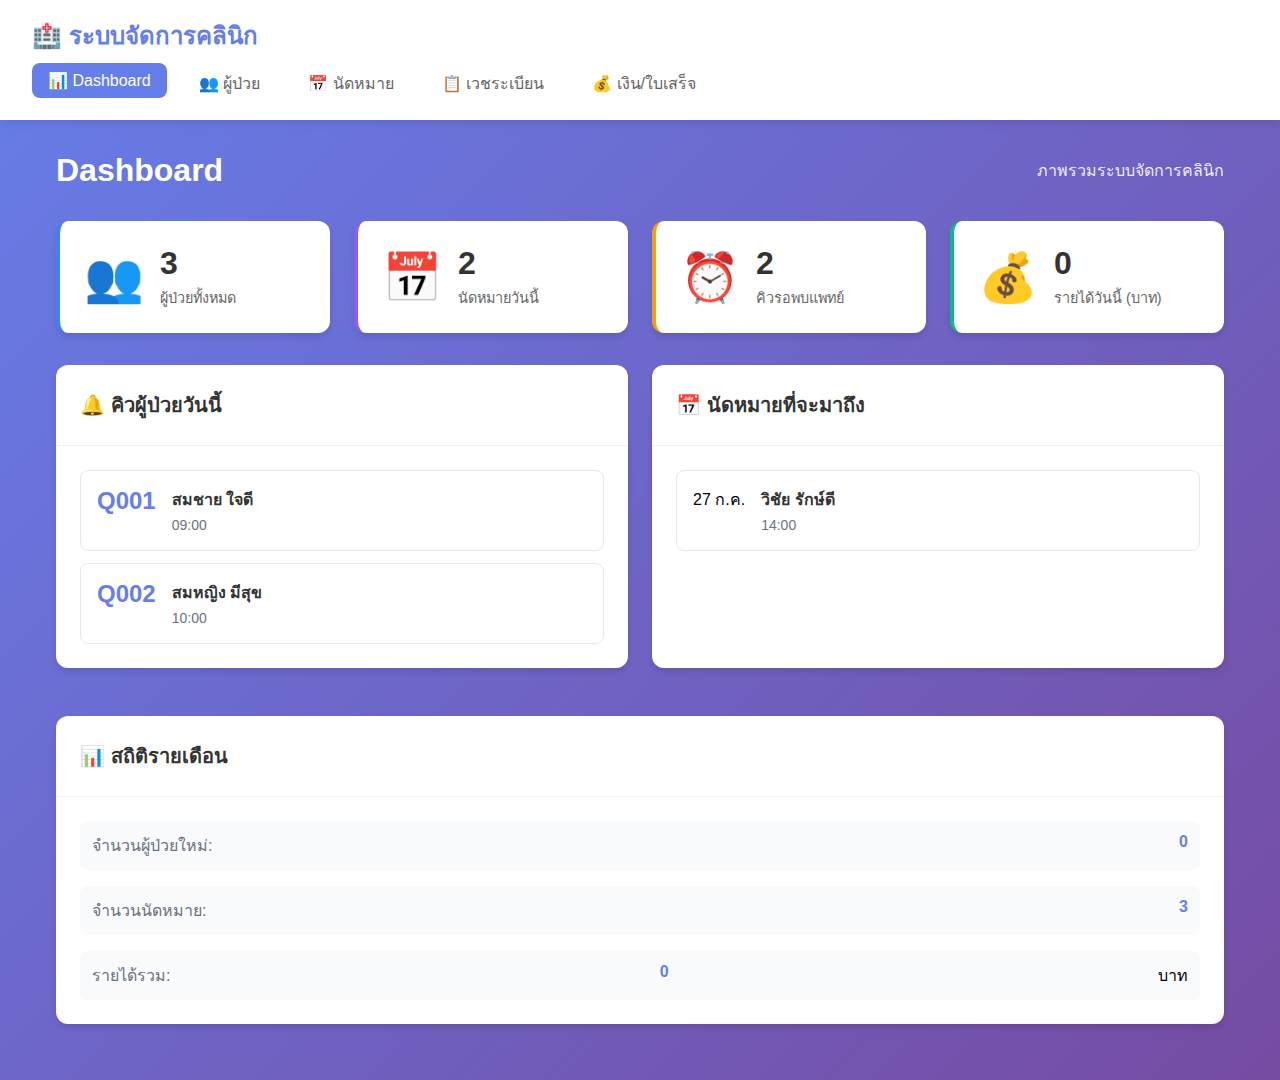
<file: index.html>
<!DOCTYPE html>
<html lang="th">
<head>
    <meta charset="UTF-8">
    <meta name="viewport" content="width=device-width, initial-scale=1.0">
    <title>ระบบจัดการคลินิก - Dashboard</title>
    <link rel="stylesheet" href="styles.css">
</head>
<body>
    <nav class="navbar">
        <div class="nav-brand">
            <h1>🏥 ระบบจัดการคลินิก</h1>
        </div>
        <ul class="nav-menu">
            <li><a href="index.html" class="active">📊 Dashboard</a></li>
            <li><a href="patients.html">👥 ผู้ป่วย</a></li>
            <li><a href="appointments.html">📅 นัดหมาย</a></li>
            <li><a href="records.html">📋 เวชระเบียน</a></li>
            <li><a href="billing.html">💰 เงิน/ใบเสร็จ</a></li>
        </ul>
    </nav>

    <div class="container">
        <div class="page-header">
            <h2>Dashboard</h2>
            <p class="subtitle">ภาพรวมระบบจัดการคลินิก</p>
        </div>

        <div class="stats-grid">
            <div class="stat-card stat-patients">
                <div class="stat-icon">👥</div>
                <div class="stat-info">
                    <h3 id="totalPatients">0</h3>
                    <p>ผู้ป่วยทั้งหมด</p>
                </div>
            </div>

            <div class="stat-card stat-appointments">
                <div class="stat-icon">📅</div>
                <div class="stat-info">
                    <h3 id="todayAppointments">0</h3>
                    <p>นัดหมายวันนี้</p>
                </div>
            </div>

            <div class="stat-card stat-queue">
                <div class="stat-icon">⏰</div>
                <div class="stat-info">
                    <h3 id="waitingQueue">0</h3>
                    <p>คิวรอพบแพทย์</p>
                </div>
            </div>

            <div class="stat-card stat-revenue">
                <div class="stat-icon">💰</div>
                <div class="stat-info">
                    <h3 id="todayRevenue">0</h3>
                    <p>รายได้วันนี้ (บาท)</p>
                </div>
            </div>
        </div>

        <div class="dashboard-grid">
            <div class="card">
                <div class="card-header">
                    <h3>🔔 คิวผู้ป่วยวันนี้</h3>
                </div>
                <div class="card-body">
                    <div id="todayQueueList" class="queue-list">
                        <p class="empty-state">ไม่มีคิวในขณะนี้</p>
                    </div>
                </div>
            </div>

            <div class="card">
                <div class="card-header">
                    <h3>📅 นัดหมายที่จะมาถึง</h3>
                </div>
                <div class="card-body">
                    <div id="upcomingAppointments" class="appointment-list">
                        <p class="empty-state">ไม่มีนัดหมาย</p>
                    </div>
                </div>
            </div>
        </div>

        <div class="card">
            <div class="card-header">
                <h3>📊 สถิติรายเดือน</h3>
            </div>
            <div class="card-body">
                <div class="monthly-stats">
                    <div class="monthly-stat-item">
                        <span class="label">จำนวนผู้ป่วยใหม่:</span>
                        <span class="value" id="monthlyNewPatients">0</span>
                    </div>
                    <div class="monthly-stat-item">
                        <span class="label">จำนวนนัดหมาย:</span>
                        <span class="value" id="monthlyAppointments">0</span>
                    </div>
                    <div class="monthly-stat-item">
                        <span class="label">รายได้รวม:</span>
                        <span class="value" id="monthlyRevenue">0</span>
                        <span> บาท</span>
                    </div>
                </div>
            </div>
        </div>
    </div>

    <script src="app.js"></script>
    <script>
        // Load dashboard data
        document.addEventListener('DOMContentLoaded', function() {
            loadDashboard();
        });

        function loadDashboard() {
            const patients = JSON.parse(localStorage.getItem('patients')) || [];
            const appointments = JSON.parse(localStorage.getItem('appointments')) || [];
            const billings = JSON.parse(localStorage.getItem('billings')) || [];

            // Total patients
            document.getElementById('totalPatients').textContent = patients.length;

            // Today's date
            const today = new Date().toISOString().split('T')[0];

            // Today's appointments
            const todayAppts = appointments.filter(apt => apt.date === today);
            document.getElementById('todayAppointments').textContent = todayAppts.length;

            // Waiting queue
            const waitingQueue = todayAppts.filter(apt => apt.status === 'รอพบแพทย์');
            document.getElementById('waitingQueue').textContent = waitingQueue.length;

            // Today's revenue
            const todayBillings = billings.filter(bill => bill.date === today);
            const todayRevenue = todayBillings.reduce((sum, bill) => sum + parseFloat(bill.total || 0), 0);
            document.getElementById('todayRevenue').textContent = todayRevenue.toLocaleString();

            // Display today's queue
            displayTodayQueue(waitingQueue);

            // Display upcoming appointments
            displayUpcomingAppointments(appointments);

            // Monthly stats
            const currentMonth = new Date().toISOString().substring(0, 7);
            const monthlyPatients = patients.filter(p => p.registeredDate && p.registeredDate.startsWith(currentMonth));
            const monthlyAppts = appointments.filter(a => a.date && a.date.startsWith(currentMonth));
            const monthlyBills = billings.filter(b => b.date && b.date.startsWith(currentMonth));
            const monthlyRev = monthlyBills.reduce((sum, bill) => sum + parseFloat(bill.total || 0), 0);

            document.getElementById('monthlyNewPatients').textContent = monthlyPatients.length;
            document.getElementById('monthlyAppointments').textContent = monthlyAppts.length;
            document.getElementById('monthlyRevenue').textContent = monthlyRev.toLocaleString();
        }

        function displayTodayQueue(queue) {
            const container = document.getElementById('todayQueueList');

            if (queue.length === 0) {
                container.innerHTML = '<p class="empty-state">ไม่มีคิวในขณะนี้</p>';
                return;
            }

            container.innerHTML = queue.map(apt => `
                <div class="queue-item">
                    <div class="queue-number">Q${apt.queueNumber || '-'}</div>
                    <div class="queue-info">
                        <strong>${apt.patientName}</strong>
                        <span class="time">${apt.time || '-'}</span>
                    </div>
                </div>
            `).join('');
        }

        function displayUpcomingAppointments(appointments) {
            const container = document.getElementById('upcomingAppointments');
            const today = new Date().toISOString().split('T')[0];

            const upcoming = appointments
                .filter(apt => apt.date > today)
                .sort((a, b) => a.date.localeCompare(b.date))
                .slice(0, 5);

            if (upcoming.length === 0) {
                container.innerHTML = '<p class="empty-state">ไม่มีนัดหมาย</p>';
                return;
            }

            container.innerHTML = upcoming.map(apt => `
                <div class="appointment-item">
                    <div class="appointment-date">${formatDate(apt.date)}</div>
                    <div class="appointment-info">
                        <strong>${apt.patientName}</strong>
                        <span class="time">${apt.time || '-'}</span>
                    </div>
                </div>
            `).join('');
        }

        function formatDate(dateStr) {
            const date = new Date(dateStr);
            const thaiMonths = ['ม.ค.', 'ก.พ.', 'มี.ค.', 'เม.ย.', 'พ.ค.', 'มิ.ย.',
                              'ก.ค.', 'ส.ค.', 'ก.ย.', 'ต.ค.', 'พ.ย.', 'ธ.ค.'];
            return `${date.getDate()} ${thaiMonths[date.getMonth()]}`;
        }
    </script>
</body>
</html>
</file>
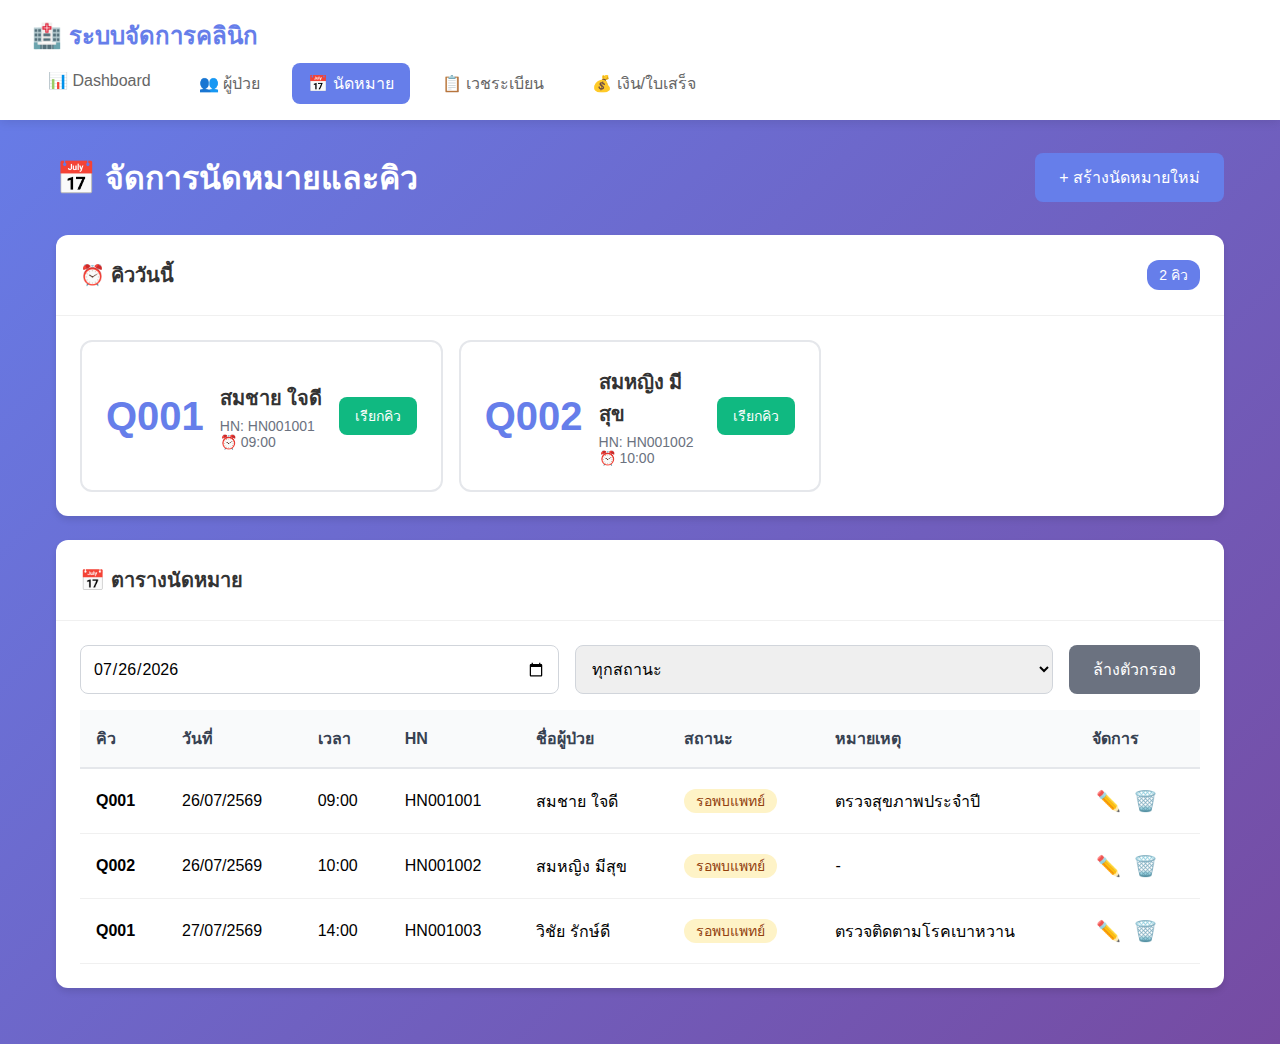
<file: appointments.html>
<!DOCTYPE html>
<html lang="th">
<head>
    <meta charset="UTF-8">
    <meta name="viewport" content="width=device-width, initial-scale=1.0">
    <title>นัดหมายและคิว - ระบบจัดการคลินิก</title>
    <link rel="stylesheet" href="styles.css">
</head>
<body>
    <nav class="navbar">
        <div class="nav-brand">
            <h1>🏥 ระบบจัดการคลินิก</h1>
        </div>
        <ul class="nav-menu">
            <li><a href="index.html">📊 Dashboard</a></li>
            <li><a href="patients.html">👥 ผู้ป่วย</a></li>
            <li><a href="appointments.html" class="active">📅 นัดหมาย</a></li>
            <li><a href="records.html">📋 เวชระเบียน</a></li>
            <li><a href="billing.html">💰 เงิน/ใบเสร็จ</a></li>
        </ul>
    </nav>

    <div class="container">
        <div class="page-header">
            <h2>📅 จัดการนัดหมายและคิว</h2>
            <button class="btn btn-primary" onclick="openAddAppointmentModal()">+ สร้างนัดหมายใหม่</button>
        </div>

        <div class="card">
            <div class="card-header">
                <h3>⏰ คิววันนี้</h3>
                <span class="badge" id="todayQueueCount">0 คิว</span>
            </div>
            <div class="card-body">
                <div id="todayQueueContainer" class="queue-container">
                    <p class="empty-state">ไม่มีคิววันนี้</p>
                </div>
            </div>
        </div>

        <div class="card">
            <div class="card-header">
                <h3>📅 ตารางนัดหมาย</h3>
            </div>
            <div class="card-body">
                <div class="filter-bar">
                    <input type="date" id="filterDate" class="form-input">
                    <select id="filterStatus" class="form-input">
                        <option value="">ทุกสถานะ</option>
                        <option value="รอพบแพทย์">รอพบแพทย์</option>
                        <option value="กำลังพบแพทย์">กำลังพบแพทย์</option>
                        <option value="เสร็จสิ้น">เสร็จสิ้น</option>
                        <option value="ยกเลิก">ยกเลิก</option>
                    </select>
                    <button class="btn btn-secondary" onclick="clearFilters()">ล้างตัวกรอง</button>
                </div>

                <div class="table-responsive">
                    <table class="data-table">
                        <thead>
                            <tr>
                                <th>คิว</th>
                                <th>วันที่</th>
                                <th>เวลา</th>
                                <th>HN</th>
                                <th>ชื่อผู้ป่วย</th>
                                <th>สถานะ</th>
                                <th>หมายเหตุ</th>
                                <th>จัดการ</th>
                            </tr>
                        </thead>
                        <tbody id="appointmentTableBody">
                            <tr>
                                <td colspan="8" class="empty-state">ไม่มีข้อมูลนัดหมาย</td>
                            </tr>
                        </tbody>
                    </table>
                </div>
            </div>
        </div>
    </div>

    <!-- Add/Edit Appointment Modal -->
    <div id="appointmentModal" class="modal">
        <div class="modal-content">
            <div class="modal-header">
                <h3 id="modalTitle">สร้างนัดหมายใหม่</h3>
                <span class="close" onclick="closeAppointmentModal()">&times;</span>
            </div>
            <div class="modal-body">
                <form id="appointmentForm">
                    <input type="hidden" id="appointmentId">

                    <div class="form-group">
                        <label>เลือกผู้ป่วย <span class="required">*</span></label>
                        <select id="patientSelect" class="form-input" required onchange="updatePatientInfo()">
                            <option value="">-- เลือกผู้ป่วย --</option>
                        </select>
                        <div id="patientInfo" class="patient-info"></div>
                    </div>

                    <div class="form-row">
                        <div class="form-group">
                            <label>วันที่นัด <span class="required">*</span></label>
                            <input type="date" id="appointmentDate" class="form-input" required>
                        </div>
                        <div class="form-group">
                            <label>เวลา <span class="required">*</span></label>
                            <input type="time" id="appointmentTime" class="form-input" required>
                        </div>
                    </div>

                    <div class="form-group">
                        <label>หมายเลขคิว</label>
                        <input type="text" id="queueNumber" class="form-input" placeholder="จะสร้างอัตโนมัติถ้าไม่ระบุ">
                    </div>

                    <div class="form-group">
                        <label>สถานะ</label>
                        <select id="appointmentStatus" class="form-input">
                            <option value="รอพบแพทย์">รอพบแพทย์</option>
                            <option value="กำลังพบแพทย์">กำลังพบแพทย์</option>
                            <option value="เสร็จสิ้น">เสร็จสิ้น</option>
                            <option value="ยกเลิก">ยกเลิก</option>
                        </select>
                    </div>

                    <div class="form-group">
                        <label>หมายเหตุ</label>
                        <textarea id="appointmentNotes" class="form-input" rows="3"></textarea>
                    </div>

                    <div class="modal-footer">
                        <button type="button" class="btn btn-secondary" onclick="closeAppointmentModal()">ยกเลิก</button>
                        <button type="submit" class="btn btn-primary">บันทึก</button>
                    </div>
                </form>
            </div>
        </div>
    </div>

    <script src="app.js"></script>
    <script>
        let appointments = JSON.parse(localStorage.getItem('appointments')) || [];
        let patients = JSON.parse(localStorage.getItem('patients')) || [];
        let editingAppointmentId = null;

        document.addEventListener('DOMContentLoaded', function() {
            loadAppointments();
            loadPatientSelect();

            // Set default date to today
            document.getElementById('filterDate').valueAsDate = new Date();

            // Filter listeners
            document.getElementById('filterDate').addEventListener('change', loadAppointments);
            document.getElementById('filterStatus').addEventListener('change', loadAppointments);

            // Form submission
            document.getElementById('appointmentForm').addEventListener('submit', function(e) {
                e.preventDefault();
                saveAppointment();
            });
        });

        function loadPatientSelect() {
            patients = JSON.parse(localStorage.getItem('patients')) || [];
            const select = document.getElementById('patientSelect');

            select.innerHTML = '<option value="">-- เลือกผู้ป่วย --</option>' +
                patients.map(p => `
                    <option value="${p.id}">${p.hn} - ${p.firstName} ${p.lastName}</option>
                `).join('');
        }

        function updatePatientInfo() {
            const patientId = document.getElementById('patientSelect').value;
            const infoDiv = document.getElementById('patientInfo');

            if (!patientId) {
                infoDiv.innerHTML = '';
                return;
            }

            const patient = patients.find(p => p.id === patientId);
            if (patient) {
                const age = calculateAge(patient.birthDate);
                infoDiv.innerHTML = `
                    <div class="info-box">
                        <strong>ข้อมูลผู้ป่วย:</strong><br>
                        เพศ: ${patient.gender} | อายุ: ${age} ปี | โทร: ${patient.phone}<br>
                        ${patient.allergies ? `<span class="alert-text">⚠️ แพ้ยา: ${patient.allergies}</span>` : ''}
                    </div>
                `;
            }
        }

        function calculateAge(birthDate) {
            const today = new Date();
            const birth = new Date(birthDate);
            let age = today.getFullYear() - birth.getFullYear();
            const monthDiff = today.getMonth() - birth.getMonth();
            if (monthDiff < 0 || (monthDiff === 0 && today.getDate() < birth.getDate())) {
                age--;
            }
            return age;
        }

        function generateQueueNumber(date) {
            const dateAppts = appointments.filter(a => a.date === date);
            return (dateAppts.length + 1).toString().padStart(3, '0');
        }

        function openAddAppointmentModal() {
            editingAppointmentId = null;
            document.getElementById('modalTitle').textContent = 'สร้างนัดหมายใหม่';
            document.getElementById('appointmentForm').reset();
            document.getElementById('appointmentDate').valueAsDate = new Date();
            document.getElementById('appointmentStatus').value = 'รอพบแพทย์';
            document.getElementById('patientInfo').innerHTML = '';
            document.getElementById('appointmentModal').style.display = 'block';
        }

        function openEditAppointmentModal(id) {
            editingAppointmentId = id;
            const appointment = appointments.find(a => a.id === id);

            if (appointment) {
                document.getElementById('modalTitle').textContent = 'แก้ไขนัดหมาย';
                document.getElementById('appointmentId').value = appointment.id;
                document.getElementById('patientSelect').value = appointment.patientId;
                updatePatientInfo();
                document.getElementById('appointmentDate').value = appointment.date;
                document.getElementById('appointmentTime').value = appointment.time;
                document.getElementById('queueNumber').value = appointment.queueNumber || '';
                document.getElementById('appointmentStatus').value = appointment.status;
                document.getElementById('appointmentNotes').value = appointment.notes || '';

                document.getElementById('appointmentModal').style.display = 'block';
            }
        }

        function closeAppointmentModal() {
            document.getElementById('appointmentModal').style.display = 'none';
            document.getElementById('appointmentForm').reset();
            document.getElementById('patientInfo').innerHTML = '';
            editingAppointmentId = null;
        }

        function saveAppointment() {
            const patientId = document.getElementById('patientSelect').value;
            const patient = patients.find(p => p.id === patientId);

            if (!patient) {
                alert('กรุณาเลือกผู้ป่วย');
                return;
            }

            const date = document.getElementById('appointmentDate').value;
            let queueNumber = document.getElementById('queueNumber').value;

            if (!queueNumber) {
                queueNumber = generateQueueNumber(date);
            }

            const appointment = {
                id: editingAppointmentId || Date.now().toString(),
                patientId: patientId,
                patientName: `${patient.firstName} ${patient.lastName}`,
                patientHN: patient.hn,
                date: date,
                time: document.getElementById('appointmentTime').value,
                queueNumber: queueNumber,
                status: document.getElementById('appointmentStatus').value,
                notes: document.getElementById('appointmentNotes').value,
                createdAt: editingAppointmentId ?
                    appointments.find(a => a.id === editingAppointmentId).createdAt :
                    new Date().toISOString()
            };

            if (editingAppointmentId) {
                const index = appointments.findIndex(a => a.id === editingAppointmentId);
                appointments[index] = appointment;
            } else {
                appointments.push(appointment);
            }

            localStorage.setItem('appointments', JSON.stringify(appointments));
            loadAppointments();
            closeAppointmentModal();
            showNotification('บันทึกนัดหมายสำเร็จ');
        }

        function deleteAppointment(id) {
            if (confirm('คุณแน่ใจหรือไม่ว่าต้องการลบนัดหมายนี้?')) {
                appointments = appointments.filter(a => a.id !== id);
                localStorage.setItem('appointments', JSON.stringify(appointments));
                loadAppointments();
                showNotification('ลบนัดหมายสำเร็จ');
            }
        }

        function updateStatus(id, newStatus) {
            const appointment = appointments.find(a => a.id === id);
            if (appointment) {
                appointment.status = newStatus;
                localStorage.setItem('appointments', JSON.stringify(appointments));
                loadAppointments();
                showNotification('อัพเดทสถานะสำเร็จ');
            }
        }

        function loadAppointments() {
            appointments = JSON.parse(localStorage.getItem('appointments')) || [];

            const filterDate = document.getElementById('filterDate').value;
            const filterStatus = document.getElementById('filterStatus').value;

            let filtered = appointments;

            if (filterDate) {
                filtered = filtered.filter(a => a.date === filterDate);
            }

            if (filterStatus) {
                filtered = filtered.filter(a => a.status === filterStatus);
            }

            // Sort by date and time
            filtered.sort((a, b) => {
                const dateCompare = a.date.localeCompare(b.date);
                if (dateCompare !== 0) return dateCompare;
                return a.time.localeCompare(b.time);
            });

            displayAppointments(filtered);
            displayTodayQueue();
        }

        function displayTodayQueue() {
            const today = new Date().toISOString().split('T')[0];
            const todayQueue = appointments.filter(a => a.date === today && a.status === 'รอพบแพทย์');

            document.getElementById('todayQueueCount').textContent = `${todayQueue.length} คิว`;
            const container = document.getElementById('todayQueueContainer');

            if (todayQueue.length === 0) {
                container.innerHTML = '<p class="empty-state">ไม่มีคิววันนี้</p>';
                return;
            }

            container.innerHTML = todayQueue.map(apt => `
                <div class="queue-card">
                    <div class="queue-num">Q${apt.queueNumber}</div>
                    <div class="queue-details">
                        <div class="queue-patient-name">${apt.patientName}</div>
                        <div class="queue-hn">HN: ${apt.patientHN}</div>
                        <div class="queue-time">⏰ ${apt.time}</div>
                    </div>
                    <div class="queue-actions">
                        <button class="btn btn-sm btn-success" onclick="updateStatus('${apt.id}', 'กำลังพบแพทย์')">เรียกคิว</button>
                    </div>
                </div>
            `).join('');
        }

        function displayAppointments(appointmentList) {
            const tbody = document.getElementById('appointmentTableBody');

            if (appointmentList.length === 0) {
                tbody.innerHTML = '<tr><td colspan="8" class="empty-state">ไม่มีข้อมูลนัดหมาย</td></tr>';
                return;
            }

            tbody.innerHTML = appointmentList.map(apt => `
                <tr>
                    <td><strong>Q${apt.queueNumber}</strong></td>
                    <td>${formatDate(apt.date)}</td>
                    <td>${apt.time}</td>
                    <td>${apt.patientHN}</td>
                    <td>${apt.patientName}</td>
                    <td><span class="status-badge status-${apt.status.replace(/\s/g, '')}">${apt.status}</span></td>
                    <td>${apt.notes || '-'}</td>
                    <td>
                        <button class="btn-icon" onclick="openEditAppointmentModal('${apt.id}')" title="แก้ไข">✏️</button>
                        <button class="btn-icon" onclick="deleteAppointment('${apt.id}')" title="ลบ">🗑️</button>
                    </td>
                </tr>
            `).join('');
        }

        function clearFilters() {
            document.getElementById('filterDate').value = '';
            document.getElementById('filterStatus').value = '';
            loadAppointments();
        }

        function formatDate(dateStr) {
            if (!dateStr) return '-';
            const date = new Date(dateStr);
            const day = date.getDate().toString().padStart(2, '0');
            const month = (date.getMonth() + 1).toString().padStart(2, '0');
            const year = date.getFullYear() + 543;
            return `${day}/${month}/${year}`;
        }

        // Close modal when clicking outside
        window.onclick = function(event) {
            const modal = document.getElementById('appointmentModal');
            if (event.target === modal) {
                closeAppointmentModal();
            }
        }
    </script>
</body>
</html>
</file>
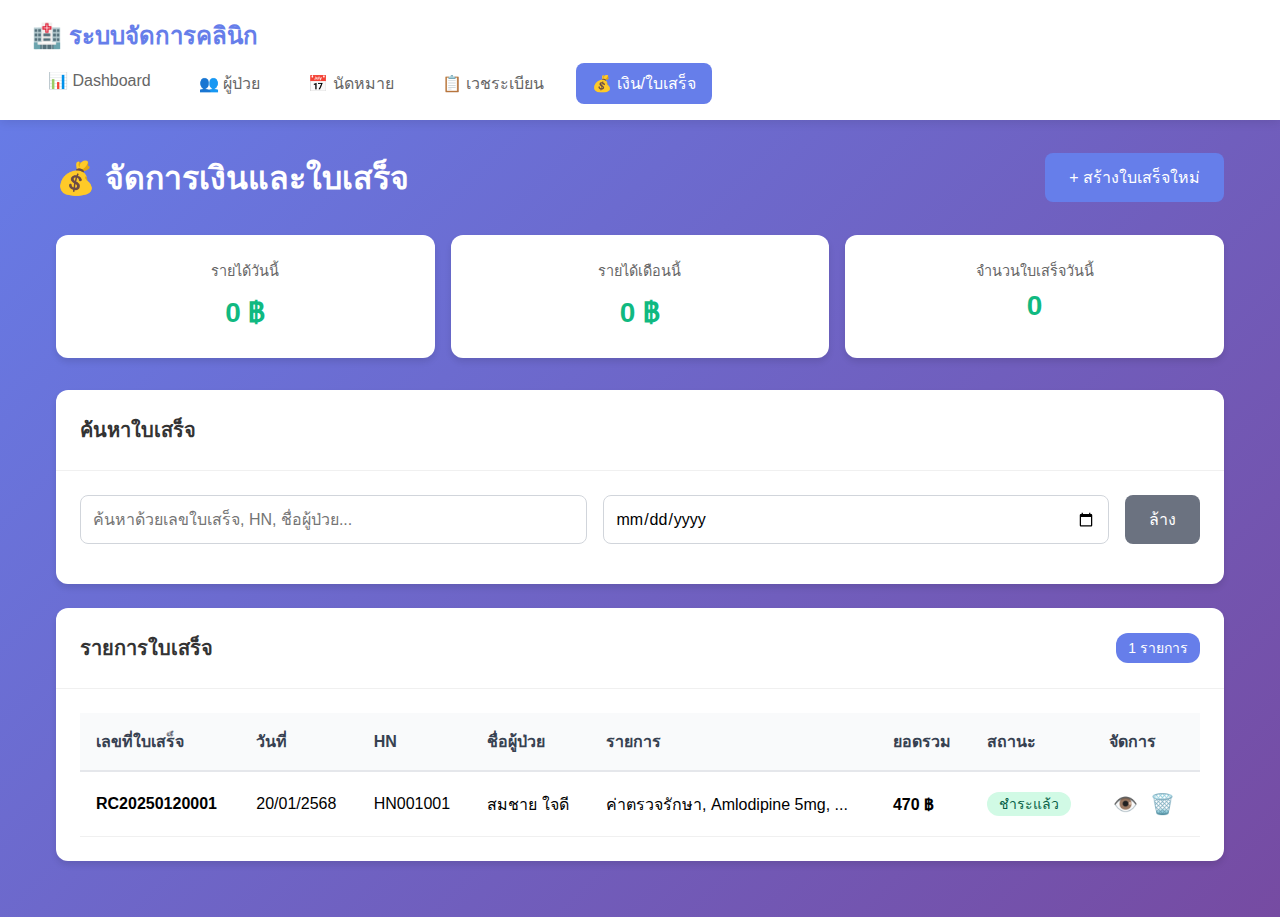
<file: billing.html>
<!DOCTYPE html>
<html lang="th">
<head>
    <meta charset="UTF-8">
    <meta name="viewport" content="width=device-width, initial-scale=1.0">
    <title>เงินและใบเสร็จ - ระบบจัดการคลินิก</title>
    <link rel="stylesheet" href="styles.css">
</head>
<body>
    <nav class="navbar">
        <div class="nav-brand">
            <h1>🏥 ระบบจัดการคลินิก</h1>
        </div>
        <ul class="nav-menu">
            <li><a href="index.html">📊 Dashboard</a></li>
            <li><a href="patients.html">👥 ผู้ป่วย</a></li>
            <li><a href="appointments.html">📅 นัดหมาย</a></li>
            <li><a href="records.html">📋 เวชระเบียน</a></li>
            <li><a href="billing.html" class="active">💰 เงิน/ใบเสร็จ</a></li>
        </ul>
    </nav>

    <div class="container">
        <div class="page-header">
            <h2>💰 จัดการเงินและใบเสร็จ</h2>
            <button class="btn btn-primary" onclick="openAddBillingModal()">+ สร้างใบเสร็จใหม่</button>
        </div>

        <div class="stats-row">
            <div class="stat-box">
                <div class="stat-label">รายได้วันนี้</div>
                <div class="stat-value" id="todayIncome">0 ฿</div>
            </div>
            <div class="stat-box">
                <div class="stat-label">รายได้เดือนนี้</div>
                <div class="stat-value" id="monthlyIncome">0 ฿</div>
            </div>
            <div class="stat-box">
                <div class="stat-label">จำนวนใบเสร็จวันนี้</div>
                <div class="stat-value" id="todayBillCount">0</div>
            </div>
        </div>

        <div class="card">
            <div class="card-header">
                <h3>ค้นหาใบเสร็จ</h3>
            </div>
            <div class="card-body">
                <div class="search-bar">
                    <input type="text" id="searchBill" class="form-input" placeholder="ค้นหาด้วยเลขใบเสร็จ, HN, ชื่อผู้ป่วย...">
                    <input type="date" id="searchDate" class="form-input">
                    <button class="btn btn-secondary" onclick="clearSearch()">ล้าง</button>
                </div>
            </div>
        </div>

        <div class="card">
            <div class="card-header">
                <h3>รายการใบเสร็จ</h3>
                <span class="badge" id="billCount">0 รายการ</span>
            </div>
            <div class="card-body">
                <div class="table-responsive">
                    <table class="data-table">
                        <thead>
                            <tr>
                                <th>เลขที่ใบเสร็จ</th>
                                <th>วันที่</th>
                                <th>HN</th>
                                <th>ชื่อผู้ป่วย</th>
                                <th>รายการ</th>
                                <th>ยอดรวม</th>
                                <th>สถานะ</th>
                                <th>จัดการ</th>
                            </tr>
                        </thead>
                        <tbody id="billTableBody">
                            <tr>
                                <td colspan="8" class="empty-state">ไม่มีข้อมูลใบเสร็จ</td>
                            </tr>
                        </tbody>
                    </table>
                </div>
            </div>
        </div>
    </div>

    <!-- Add/Edit Billing Modal -->
    <div id="billingModal" class="modal">
        <div class="modal-content modal-large">
            <div class="modal-header">
                <h3 id="modalTitle">สร้างใบเสร็จใหม่</h3>
                <span class="close" onclick="closeBillingModal()">&times;</span>
            </div>
            <div class="modal-body">
                <form id="billingForm">
                    <input type="hidden" id="billingId">

                    <div class="form-row">
                        <div class="form-group">
                            <label>เลขที่ใบเสร็จ</label>
                            <input type="text" id="receiptNumber" class="form-input" readonly>
                        </div>
                        <div class="form-group">
                            <label>วันที่ <span class="required">*</span></label>
                            <input type="date" id="billDate" class="form-input" required>
                        </div>
                    </div>

                    <div class="form-group">
                        <label>เลือกผู้ป่วย <span class="required">*</span></label>
                        <select id="patientSelect" class="form-input" required onchange="updateBillPatientInfo()">
                            <option value="">-- เลือกผู้ป่วย --</option>
                        </select>
                        <div id="billPatientInfo" class="patient-info"></div>
                    </div>

                    <div class="form-group">
                        <h4>รายการค่าใช้จ่าย</h4>
                        <div id="billItems">
                            <!-- Items will be added here -->
                        </div>
                        <button type="button" class="btn btn-secondary btn-sm" onclick="addBillItem()">+ เพิ่มรายการ</button>
                    </div>

                    <div class="bill-summary">
                        <div class="summary-row">
                            <span>รวมเป็นเงิน:</span>
                            <span id="subtotal">0.00</span>
                            <span>บาท</span>
                        </div>
                        <div class="summary-row">
                            <label>
                                ส่วนลด:
                                <input type="number" id="discount" class="form-input-sm" value="0" min="0" step="0.01" onchange="calculateTotal()">
                            </label>
                            <span id="discountAmount">0.00</span>
                            <span>บาท</span>
                        </div>
                        <div class="summary-row total-row">
                            <strong>ยอดรวมสุทธิ:</strong>
                            <strong id="totalAmount">0.00</strong>
                            <strong>บาท</strong>
                        </div>
                    </div>

                    <div class="form-group">
                        <label>สถานะการชำระเงิน</label>
                        <select id="paymentStatus" class="form-input">
                            <option value="ชำระแล้ว">ชำระแล้ว</option>
                            <option value="ยังไม่ชำระ">ยังไม่ชำระ</option>
                            <option value="ชำระบางส่วน">ชำระบางส่วน</option>
                        </select>
                    </div>

                    <div class="form-group">
                        <label>วิธีการชำระเงิน</label>
                        <select id="paymentMethod" class="form-input">
                            <option value="เงินสด">เงินสด</option>
                            <option value="โอน">โอน</option>
                            <option value="บัตรเครดิต">บัตรเครดิต</option>
                            <option value="อื่นๆ">อื่นๆ</option>
                        </select>
                    </div>

                    <div class="form-group">
                        <label>หมายเหตุ</label>
                        <textarea id="billNotes" class="form-input" rows="2"></textarea>
                    </div>

                    <div class="modal-footer">
                        <button type="button" class="btn btn-secondary" onclick="closeBillingModal()">ยกเลิก</button>
                        <button type="submit" class="btn btn-primary">บันทึก</button>
                    </div>
                </form>
            </div>
        </div>
    </div>

    <!-- View Receipt Modal -->
    <div id="viewReceiptModal" class="modal">
        <div class="modal-content">
            <div class="modal-header">
                <h3>ใบเสร็จรับเงิน</h3>
                <span class="close" onclick="closeViewReceiptModal()">&times;</span>
            </div>
            <div class="modal-body">
                <div id="receiptContent" class="receipt-print"></div>
                <div class="modal-footer">
                    <button type="button" class="btn btn-secondary" onclick="closeViewReceiptModal()">ปิด</button>
                    <button type="button" class="btn btn-primary" onclick="printReceipt()">🖨️ พิมพ์</button>
                </div>
            </div>
        </div>
    </div>

    <script src="app.js"></script>
    <script>
        let billings = JSON.parse(localStorage.getItem('billings')) || [];
        let patients = JSON.parse(localStorage.getItem('patients')) || [];
        let editingBillingId = null;
        let billItemCounter = 0;

        document.addEventListener('DOMContentLoaded', function() {
            loadBillings();
            loadPatientSelect();
            updateStats();

            document.getElementById('billDate').valueAsDate = new Date();

            // Search listeners
            document.getElementById('searchBill').addEventListener('input', loadBillings);
            document.getElementById('searchDate').addEventListener('change', loadBillings);

            // Form submission
            document.getElementById('billingForm').addEventListener('submit', function(e) {
                e.preventDefault();
                saveBilling();
            });
        });

        function loadPatientSelect() {
            patients = JSON.parse(localStorage.getItem('patients')) || [];
            const select = document.getElementById('patientSelect');

            select.innerHTML = '<option value="">-- เลือกผู้ป่วย --</option>' +
                patients.map(p => `
                    <option value="${p.id}">${p.hn} - ${p.firstName} ${p.lastName}</option>
                `).join('');
        }

        function updateBillPatientInfo() {
            const patientId = document.getElementById('patientSelect').value;
            const infoDiv = document.getElementById('billPatientInfo');

            if (!patientId) {
                infoDiv.innerHTML = '';
                return;
            }

            const patient = patients.find(p => p.id === patientId);
            if (patient) {
                infoDiv.innerHTML = `
                    <div class="info-box">
                        <strong>HN:</strong> ${patient.hn} |
                        <strong>ชื่อ:</strong> ${patient.firstName} ${patient.lastName} |
                        <strong>โทร:</strong> ${patient.phone}
                    </div>
                `;
            }
        }

        function generateReceiptNumber() {
            const prefix = 'RC';
            const date = new Date();
            const dateStr = date.getFullYear().toString() +
                          (date.getMonth() + 1).toString().padStart(2, '0') +
                          date.getDate().toString().padStart(2, '0');
            const count = billings.filter(b => b.receiptNumber && b.receiptNumber.includes(dateStr)).length + 1;
            return `${prefix}${dateStr}${count.toString().padStart(3, '0')}`;
        }

        function addBillItem() {
            billItemCounter++;
            const container = document.getElementById('billItems');
            const itemDiv = document.createElement('div');
            itemDiv.className = 'bill-item';
            itemDiv.id = `item-${billItemCounter}`;
            itemDiv.innerHTML = `
                <div class="bill-item-row">
                    <input type="text" class="form-input" placeholder="รายการ" data-item-id="${billItemCounter}" data-field="description" onchange="calculateTotal()">
                    <input type="number" class="form-input-sm" placeholder="จำนวน" value="1" min="1" data-item-id="${billItemCounter}" data-field="quantity" onchange="calculateTotal()">
                    <input type="number" class="form-input" placeholder="ราคา/หน่วย" value="0" min="0" step="0.01" data-item-id="${billItemCounter}" data-field="price" onchange="calculateTotal()">
                    <span class="item-total">0.00</span>
                    <button type="button" class="btn-icon" onclick="removeBillItem(${billItemCounter})" title="ลบ">🗑️</button>
                </div>
            `;
            container.appendChild(itemDiv);
        }

        function removeBillItem(itemId) {
            const item = document.getElementById(`item-${itemId}`);
            if (item) {
                item.remove();
                calculateTotal();
            }
        }

        function calculateTotal() {
            const items = document.querySelectorAll('.bill-item-row');
            let subtotal = 0;

            items.forEach(item => {
                const quantity = parseFloat(item.querySelector('[data-field="quantity"]').value) || 0;
                const price = parseFloat(item.querySelector('[data-field="price"]').value) || 0;
                const itemTotal = quantity * price;

                const totalSpan = item.querySelector('.item-total');
                if (totalSpan) {
                    totalSpan.textContent = itemTotal.toFixed(2);
                }

                subtotal += itemTotal;
            });

            const discount = parseFloat(document.getElementById('discount').value) || 0;
            const total = Math.max(0, subtotal - discount);

            document.getElementById('subtotal').textContent = subtotal.toFixed(2);
            document.getElementById('discountAmount').textContent = discount.toFixed(2);
            document.getElementById('totalAmount').textContent = total.toFixed(2);
        }

        function openAddBillingModal() {
            editingBillingId = null;
            document.getElementById('modalTitle').textContent = 'สร้างใบเสร็จใหม่';
            document.getElementById('billingForm').reset();
            document.getElementById('receiptNumber').value = generateReceiptNumber();
            document.getElementById('billDate').valueAsDate = new Date();
            document.getElementById('paymentStatus').value = 'ชำระแล้ว';
            document.getElementById('paymentMethod').value = 'เงินสด';
            document.getElementById('billItems').innerHTML = '';
            document.getElementById('billPatientInfo').innerHTML = '';
            billItemCounter = 0;

            // Add one default item
            addBillItem();

            document.getElementById('billingModal').style.display = 'block';
        }

        function closeBillingModal() {
            document.getElementById('billingModal').style.display = 'none';
            document.getElementById('billingForm').reset();
            document.getElementById('billItems').innerHTML = '';
            document.getElementById('billPatientInfo').innerHTML = '';
            editingBillingId = null;
            billItemCounter = 0;
        }

        function saveBilling() {
            const patientId = document.getElementById('patientSelect').value;
            const patient = patients.find(p => p.id === patientId);

            if (!patient) {
                alert('กรุณาเลือกผู้ป่วย');
                return;
            }

            // Collect bill items
            const itemElements = document.querySelectorAll('.bill-item-row');
            const items = [];

            itemElements.forEach(item => {
                const description = item.querySelector('[data-field="description"]').value;
                const quantity = parseFloat(item.querySelector('[data-field="quantity"]').value) || 0;
                const price = parseFloat(item.querySelector('[data-field="price"]').value) || 0;

                if (description && quantity > 0) {
                    items.push({
                        description: description,
                        quantity: quantity,
                        price: price,
                        total: quantity * price
                    });
                }
            });

            if (items.length === 0) {
                alert('กรุณาเพิ่มรายการค่าใช้จ่ายอย่างน้อย 1 รายการ');
                return;
            }

            const subtotal = items.reduce((sum, item) => sum + item.total, 0);
            const discount = parseFloat(document.getElementById('discount').value) || 0;
            const total = Math.max(0, subtotal - discount);

            const billing = {
                id: editingBillingId || Date.now().toString(),
                receiptNumber: document.getElementById('receiptNumber').value,
                date: document.getElementById('billDate').value,
                patientId: patientId,
                patientName: `${patient.firstName} ${patient.lastName}`,
                patientHN: patient.hn,
                items: items,
                subtotal: subtotal,
                discount: discount,
                total: total,
                paymentStatus: document.getElementById('paymentStatus').value,
                paymentMethod: document.getElementById('paymentMethod').value,
                notes: document.getElementById('billNotes').value,
                createdAt: editingBillingId ?
                    billings.find(b => b.id === editingBillingId).createdAt :
                    new Date().toISOString()
            };

            if (editingBillingId) {
                const index = billings.findIndex(b => b.id === editingBillingId);
                billings[index] = billing;
            } else {
                billings.push(billing);
            }

            localStorage.setItem('billings', JSON.stringify(billings));
            loadBillings();
            updateStats();
            closeBillingModal();
            showNotification('บันทึกใบเสร็จสำเร็จ');
        }

        function deleteBilling(id) {
            if (confirm('คุณแน่ใจหรือไม่ว่าต้องการลบใบเสร็จนี้?')) {
                billings = billings.filter(b => b.id !== id);
                localStorage.setItem('billings', JSON.stringify(billings));
                loadBillings();
                updateStats();
                showNotification('ลบใบเสร็จสำเร็จ');
            }
        }

        function viewReceipt(id) {
            const billing = billings.find(b => b.id === id);
            if (!billing) return;

            const content = `
                <div class="receipt">
                    <div class="receipt-header">
                        <h2>ใบเสร็จรับเงิน</h2>
                        <p>Receipt</p>
                    </div>

                    <div class="receipt-info">
                        <div class="receipt-row">
                            <span>เลขที่ใบเสร็จ:</span>
                            <strong>${billing.receiptNumber}</strong>
                        </div>
                        <div class="receipt-row">
                            <span>วันที่:</span>
                            <span>${formatDate(billing.date)}</span>
                        </div>
                    </div>

                    <div class="receipt-patient">
                        <div class="receipt-row">
                            <span>HN:</span>
                            <span>${billing.patientHN}</span>
                        </div>
                        <div class="receipt-row">
                            <span>ชื่อผู้ป่วย:</span>
                            <span>${billing.patientName}</span>
                        </div>
                    </div>

                    <table class="receipt-table">
                        <thead>
                            <tr>
                                <th>รายการ</th>
                                <th>จำนวน</th>
                                <th>ราคา/หน่วย</th>
                                <th>รวม</th>
                            </tr>
                        </thead>
                        <tbody>
                            ${billing.items.map(item => `
                                <tr>
                                    <td>${item.description}</td>
                                    <td>${item.quantity}</td>
                                    <td>${item.price.toFixed(2)}</td>
                                    <td>${item.total.toFixed(2)}</td>
                                </tr>
                            `).join('')}
                        </tbody>
                    </table>

                    <div class="receipt-summary">
                        <div class="receipt-row">
                            <span>รวมเป็นเงิน:</span>
                            <span>${billing.subtotal.toFixed(2)} บาท</span>
                        </div>
                        ${billing.discount > 0 ? `
                            <div class="receipt-row">
                                <span>ส่วนลด:</span>
                                <span>${billing.discount.toFixed(2)} บาท</span>
                            </div>
                        ` : ''}
                        <div class="receipt-row total">
                            <strong>ยอดรวมสุทธิ:</strong>
                            <strong>${billing.total.toFixed(2)} บาท</strong>
                        </div>
                    </div>

                    <div class="receipt-payment">
                        <div class="receipt-row">
                            <span>วิธีการชำระเงิน:</span>
                            <span>${billing.paymentMethod}</span>
                        </div>
                        <div class="receipt-row">
                            <span>สถานะ:</span>
                            <span class="status-${billing.paymentStatus.replace(/\s/g, '')}">${billing.paymentStatus}</span>
                        </div>
                    </div>

                    ${billing.notes ? `
                        <div class="receipt-notes">
                            <strong>หมายเหตุ:</strong> ${billing.notes}
                        </div>
                    ` : ''}

                    <div class="receipt-footer">
                        <p>ขอบคุณที่ใช้บริการ</p>
                    </div>
                </div>
            `;

            document.getElementById('receiptContent').innerHTML = content;
            document.getElementById('viewReceiptModal').style.display = 'block';
        }

        function closeViewReceiptModal() {
            document.getElementById('viewReceiptModal').style.display = 'none';
        }

        function printReceipt() {
            window.print();
        }

        function updateStats() {
            billings = JSON.parse(localStorage.getItem('billings')) || [];

            const today = new Date().toISOString().split('T')[0];
            const currentMonth = new Date().toISOString().substring(0, 7);

            // Today's income and count
            const todayBills = billings.filter(b => b.date === today && b.paymentStatus === 'ชำระแล้ว');
            const todayIncome = todayBills.reduce((sum, b) => sum + parseFloat(b.total || 0), 0);

            document.getElementById('todayIncome').textContent = todayIncome.toLocaleString() + ' ฿';
            document.getElementById('todayBillCount').textContent = todayBills.length;

            // Monthly income
            const monthlyBills = billings.filter(b =>
                b.date && b.date.startsWith(currentMonth) && b.paymentStatus === 'ชำระแล้ว'
            );
            const monthlyIncome = monthlyBills.reduce((sum, b) => sum + parseFloat(b.total || 0), 0);

            document.getElementById('monthlyIncome').textContent = monthlyIncome.toLocaleString() + ' ฿';
        }

        function loadBillings() {
            billings = JSON.parse(localStorage.getItem('billings')) || [];

            const searchTerm = document.getElementById('searchBill').value.toLowerCase();
            const searchDate = document.getElementById('searchDate').value;

            let filtered = billings;

            if (searchTerm) {
                filtered = filtered.filter(b =>
                    b.receiptNumber.toLowerCase().includes(searchTerm) ||
                    b.patientHN.toLowerCase().includes(searchTerm) ||
                    b.patientName.toLowerCase().includes(searchTerm)
                );
            }

            if (searchDate) {
                filtered = filtered.filter(b => b.date === searchDate);
            }

            // Sort by date (newest first)
            filtered.sort((a, b) => b.date.localeCompare(a.date));

            displayBillings(filtered);
        }

        function displayBillings(billingList) {
            const tbody = document.getElementById('billTableBody');
            document.getElementById('billCount').textContent = `${billingList.length} รายการ`;

            if (billingList.length === 0) {
                tbody.innerHTML = '<tr><td colspan="8" class="empty-state">ไม่มีข้อมูลใบเสร็จ</td></tr>';
                return;
            }

            tbody.innerHTML = billingList.map(bill => {
                const itemsSummary = bill.items.length > 0 ?
                    bill.items.map(i => i.description).join(', ') :
                    '-';

                return `
                    <tr>
                        <td><strong>${bill.receiptNumber}</strong></td>
                        <td>${formatDate(bill.date)}</td>
                        <td>${bill.patientHN}</td>
                        <td>${bill.patientName}</td>
                        <td>${itemsSummary.substring(0, 30)}${itemsSummary.length > 30 ? '...' : ''}</td>
                        <td><strong>${bill.total.toLocaleString()} ฿</strong></td>
                        <td><span class="status-badge status-${bill.paymentStatus.replace(/\s/g, '')}">${bill.paymentStatus}</span></td>
                        <td>
                            <button class="btn-icon" onclick="viewReceipt('${bill.id}')" title="ดูใบเสร็จ">👁️</button>
                            <button class="btn-icon" onclick="deleteBilling('${bill.id}')" title="ลบ">🗑️</button>
                        </td>
                    </tr>
                `;
            }).join('');
        }

        function clearSearch() {
            document.getElementById('searchBill').value = '';
            document.getElementById('searchDate').value = '';
            loadBillings();
        }

        function formatDate(dateStr) {
            if (!dateStr) return '-';
            const date = new Date(dateStr);
            const day = date.getDate().toString().padStart(2, '0');
            const month = (date.getMonth() + 1).toString().padStart(2, '0');
            const year = date.getFullYear() + 543;
            return `${day}/${month}/${year}`;
        }

        // Close modals when clicking outside
        window.onclick = function(event) {
            const billingModal = document.getElementById('billingModal');
            const receiptModal = document.getElementById('viewReceiptModal');

            if (event.target === billingModal) {
                closeBillingModal();
            }
            if (event.target === receiptModal) {
                closeViewReceiptModal();
            }
        }
    </script>
</body>
</html>
</file>
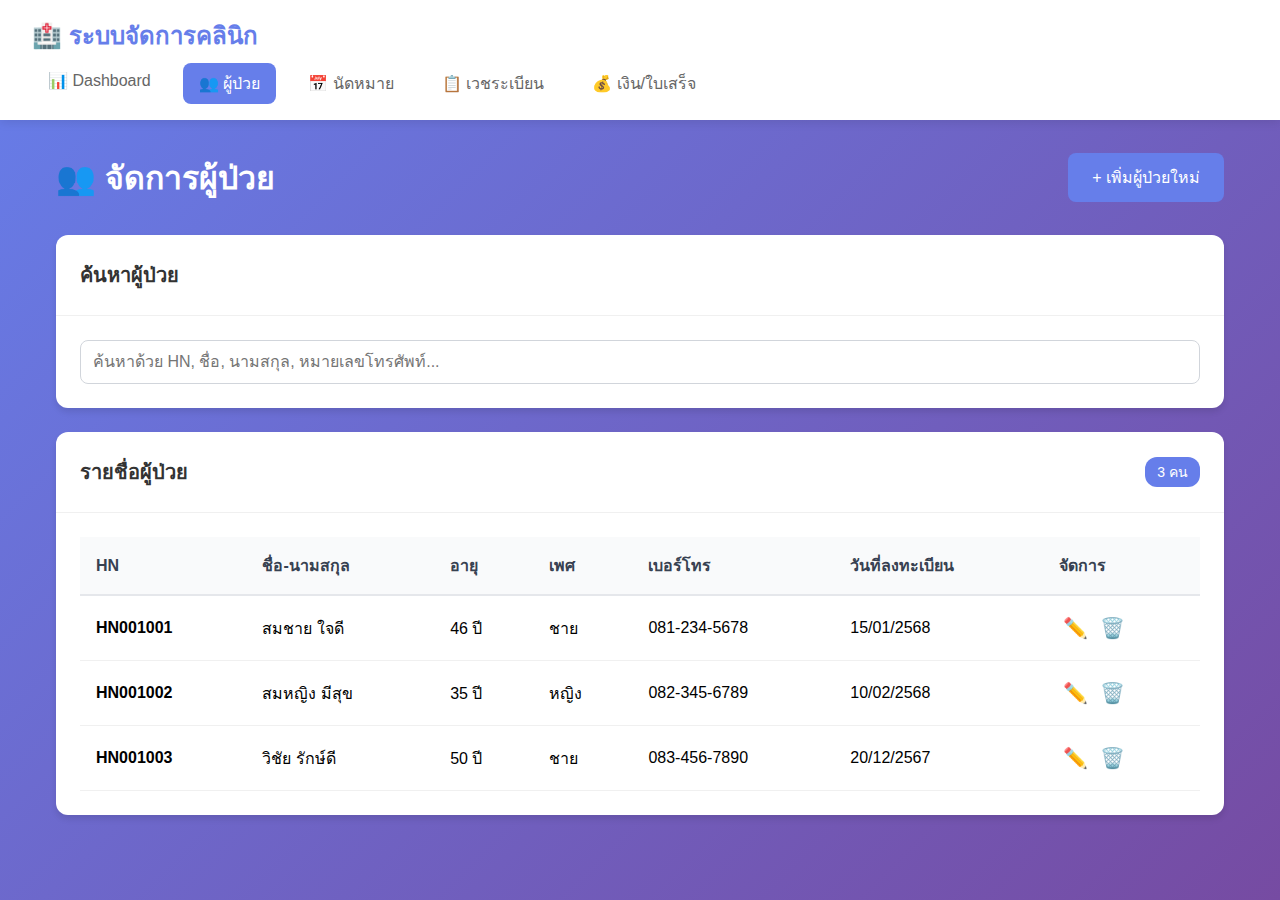
<file: patients.html>
<!DOCTYPE html>
<html lang="th">
<head>
    <meta charset="UTF-8">
    <meta name="viewport" content="width=device-width, initial-scale=1.0">
    <title>จัดการผู้ป่วย - ระบบจัดการคลินิก</title>
    <link rel="stylesheet" href="styles.css">
</head>
<body>
    <nav class="navbar">
        <div class="nav-brand">
            <h1>🏥 ระบบจัดการคลินิก</h1>
        </div>
        <ul class="nav-menu">
            <li><a href="index.html">📊 Dashboard</a></li>
            <li><a href="patients.html" class="active">👥 ผู้ป่วย</a></li>
            <li><a href="appointments.html">📅 นัดหมาย</a></li>
            <li><a href="records.html">📋 เวชระเบียน</a></li>
            <li><a href="billing.html">💰 เงิน/ใบเสร็จ</a></li>
        </ul>
    </nav>

    <div class="container">
        <div class="page-header">
            <h2>👥 จัดการผู้ป่วย</h2>
            <button class="btn btn-primary" onclick="openAddPatientModal()">+ เพิ่มผู้ป่วยใหม่</button>
        </div>

        <div class="card">
            <div class="card-header">
                <h3>ค้นหาผู้ป่วย</h3>
            </div>
            <div class="card-body">
                <input type="text" id="searchPatient" class="form-input" placeholder="ค้นหาด้วย HN, ชื่อ, นามสกุล, หมายเลขโทรศัพท์...">
            </div>
        </div>

        <div class="card">
            <div class="card-header">
                <h3>รายชื่อผู้ป่วย</h3>
                <span class="badge" id="patientCount">0 คน</span>
            </div>
            <div class="card-body">
                <div class="table-responsive">
                    <table class="data-table">
                        <thead>
                            <tr>
                                <th>HN</th>
                                <th>ชื่อ-นามสกุล</th>
                                <th>อายุ</th>
                                <th>เพศ</th>
                                <th>เบอร์โทร</th>
                                <th>วันที่ลงทะเบียน</th>
                                <th>จัดการ</th>
                            </tr>
                        </thead>
                        <tbody id="patientTableBody">
                            <tr>
                                <td colspan="7" class="empty-state">ไม่มีข้อมูลผู้ป่วย</td>
                            </tr>
                        </tbody>
                    </table>
                </div>
            </div>
        </div>
    </div>

    <!-- Add/Edit Patient Modal -->
    <div id="patientModal" class="modal">
        <div class="modal-content">
            <div class="modal-header">
                <h3 id="modalTitle">เพิ่มผู้ป่วยใหม่</h3>
                <span class="close" onclick="closePatientModal()">&times;</span>
            </div>
            <div class="modal-body">
                <form id="patientForm">
                    <input type="hidden" id="patientId">

                    <div class="form-group">
                        <label>HN (Hospital Number)</label>
                        <input type="text" id="hn" class="form-input" readonly>
                    </div>

                    <div class="form-row">
                        <div class="form-group">
                            <label>ชื่อ <span class="required">*</span></label>
                            <input type="text" id="firstName" class="form-input" required>
                        </div>
                        <div class="form-group">
                            <label>นามสกุล <span class="required">*</span></label>
                            <input type="text" id="lastName" class="form-input" required>
                        </div>
                    </div>

                    <div class="form-row">
                        <div class="form-group">
                            <label>วัน/เดือน/ปีเกิด <span class="required">*</span></label>
                            <input type="date" id="birthDate" class="form-input" required>
                        </div>
                        <div class="form-group">
                            <label>เพศ <span class="required">*</span></label>
                            <select id="gender" class="form-input" required>
                                <option value="">เลือกเพศ</option>
                                <option value="ชาย">ชาย</option>
                                <option value="หญิง">หญิง</option>
                            </select>
                        </div>
                    </div>

                    <div class="form-row">
                        <div class="form-group">
                            <label>เลขบัตรประชาชน</label>
                            <input type="text" id="idCard" class="form-input" maxlength="13">
                        </div>
                        <div class="form-group">
                            <label>หมายเลขโทรศัพท์ <span class="required">*</span></label>
                            <input type="tel" id="phone" class="form-input" required>
                        </div>
                    </div>

                    <div class="form-group">
                        <label>ที่อยู่</label>
                        <textarea id="address" class="form-input" rows="3"></textarea>
                    </div>

                    <div class="form-group">
                        <label>โรคประจำตัว</label>
                        <textarea id="chronicDiseases" class="form-input" rows="2" placeholder="เช่น ความดันโลหิตสูง, เบาหวาน"></textarea>
                    </div>

                    <div class="form-group">
                        <label>แพ้ยา</label>
                        <textarea id="allergies" class="form-input" rows="2" placeholder="ระบุยาที่แพ้"></textarea>
                    </div>

                    <div class="form-group">
                        <label>หมายเหตุ</label>
                        <textarea id="notes" class="form-input" rows="2"></textarea>
                    </div>

                    <div class="modal-footer">
                        <button type="button" class="btn btn-secondary" onclick="closePatientModal()">ยกเลิก</button>
                        <button type="submit" class="btn btn-primary">บันทึก</button>
                    </div>
                </form>
            </div>
        </div>
    </div>

    <script src="app.js"></script>
    <script>
        let patients = JSON.parse(localStorage.getItem('patients')) || [];
        let editingPatientId = null;

        // Load patients on page load
        document.addEventListener('DOMContentLoaded', function() {
            loadPatients();

            // Search functionality
            document.getElementById('searchPatient').addEventListener('input', function(e) {
                const searchTerm = e.target.value.toLowerCase();
                const filteredPatients = patients.filter(p =>
                    p.hn.toLowerCase().includes(searchTerm) ||
                    p.firstName.toLowerCase().includes(searchTerm) ||
                    p.lastName.toLowerCase().includes(searchTerm) ||
                    p.phone.includes(searchTerm) ||
                    (p.idCard && p.idCard.includes(searchTerm))
                );
                displayPatients(filteredPatients);
            });

            // Form submission
            document.getElementById('patientForm').addEventListener('submit', function(e) {
                e.preventDefault();
                savePatient();
            });
        });

        function generateHN() {
            const prefix = 'HN';
            const timestamp = Date.now().toString().slice(-6);
            return prefix + timestamp;
        }

        function calculateAge(birthDate) {
            const today = new Date();
            const birth = new Date(birthDate);
            let age = today.getFullYear() - birth.getFullYear();
            const monthDiff = today.getMonth() - birth.getMonth();
            if (monthDiff < 0 || (monthDiff === 0 && today.getDate() < birth.getDate())) {
                age--;
            }
            return age;
        }

        function openAddPatientModal() {
            editingPatientId = null;
            document.getElementById('modalTitle').textContent = 'เพิ่มผู้ป่วยใหม่';
            document.getElementById('patientForm').reset();
            document.getElementById('hn').value = generateHN();
            document.getElementById('patientModal').style.display = 'block';
        }

        function openEditPatientModal(id) {
            editingPatientId = id;
            const patient = patients.find(p => p.id === id);

            if (patient) {
                document.getElementById('modalTitle').textContent = 'แก้ไขข้อมูลผู้ป่วย';
                document.getElementById('patientId').value = patient.id;
                document.getElementById('hn').value = patient.hn;
                document.getElementById('firstName').value = patient.firstName;
                document.getElementById('lastName').value = patient.lastName;
                document.getElementById('birthDate').value = patient.birthDate;
                document.getElementById('gender').value = patient.gender;
                document.getElementById('idCard').value = patient.idCard || '';
                document.getElementById('phone').value = patient.phone;
                document.getElementById('address').value = patient.address || '';
                document.getElementById('chronicDiseases').value = patient.chronicDiseases || '';
                document.getElementById('allergies').value = patient.allergies || '';
                document.getElementById('notes').value = patient.notes || '';

                document.getElementById('patientModal').style.display = 'block';
            }
        }

        function closePatientModal() {
            document.getElementById('patientModal').style.display = 'none';
            document.getElementById('patientForm').reset();
            editingPatientId = null;
        }

        function savePatient() {
            const patient = {
                id: editingPatientId || Date.now().toString(),
                hn: document.getElementById('hn').value,
                firstName: document.getElementById('firstName').value,
                lastName: document.getElementById('lastName').value,
                birthDate: document.getElementById('birthDate').value,
                gender: document.getElementById('gender').value,
                idCard: document.getElementById('idCard').value,
                phone: document.getElementById('phone').value,
                address: document.getElementById('address').value,
                chronicDiseases: document.getElementById('chronicDiseases').value,
                allergies: document.getElementById('allergies').value,
                notes: document.getElementById('notes').value,
                registeredDate: editingPatientId ?
                    patients.find(p => p.id === editingPatientId).registeredDate :
                    new Date().toISOString().split('T')[0]
            };

            if (editingPatientId) {
                const index = patients.findIndex(p => p.id === editingPatientId);
                patients[index] = patient;
            } else {
                patients.push(patient);
            }

            localStorage.setItem('patients', JSON.stringify(patients));
            loadPatients();
            closePatientModal();
            showNotification('บันทึกข้อมูลสำเร็จ');
        }

        function deletePatient(id) {
            if (confirm('คุณแน่ใจหรือไม่ว่าต้องการลบข้อมูลผู้ป่วยนี้?')) {
                patients = patients.filter(p => p.id !== id);
                localStorage.setItem('patients', JSON.stringify(patients));
                loadPatients();
                showNotification('ลบข้อมูลสำเร็จ');
            }
        }

        function loadPatients() {
            patients = JSON.parse(localStorage.getItem('patients')) || [];
            displayPatients(patients);
        }

        function displayPatients(patientList) {
            const tbody = document.getElementById('patientTableBody');
            document.getElementById('patientCount').textContent = `${patientList.length} คน`;

            if (patientList.length === 0) {
                tbody.innerHTML = '<tr><td colspan="7" class="empty-state">ไม่มีข้อมูลผู้ป่วย</td></tr>';
                return;
            }

            tbody.innerHTML = patientList.map(patient => `
                <tr>
                    <td><strong>${patient.hn}</strong></td>
                    <td>${patient.firstName} ${patient.lastName}</td>
                    <td>${calculateAge(patient.birthDate)} ปี</td>
                    <td>${patient.gender}</td>
                    <td>${patient.phone}</td>
                    <td>${formatDate(patient.registeredDate)}</td>
                    <td>
                        <button class="btn-icon" onclick="openEditPatientModal('${patient.id}')" title="แก้ไข">✏️</button>
                        <button class="btn-icon" onclick="deletePatient('${patient.id}')" title="ลบ">🗑️</button>
                    </td>
                </tr>
            `).join('');
        }

        function formatDate(dateStr) {
            if (!dateStr) return '-';
            const date = new Date(dateStr);
            const day = date.getDate().toString().padStart(2, '0');
            const month = (date.getMonth() + 1).toString().padStart(2, '0');
            const year = date.getFullYear() + 543;
            return `${day}/${month}/${year}`;
        }

        // Close modal when clicking outside
        window.onclick = function(event) {
            const modal = document.getElementById('patientModal');
            if (event.target === modal) {
                closePatientModal();
            }
        }
    </script>
</body>
</html>
</file>
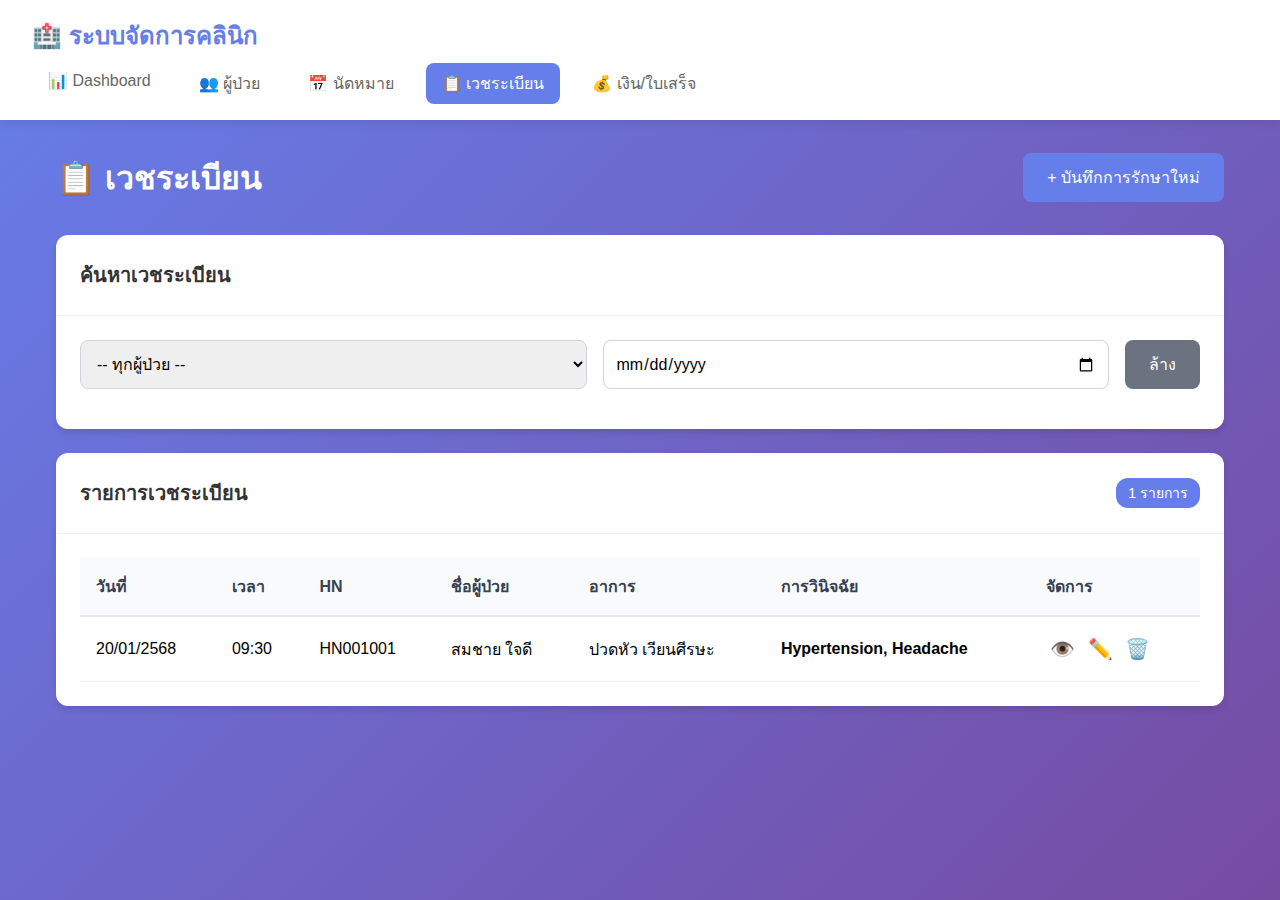
<file: records.html>
<!DOCTYPE html>
<html lang="th">
<head>
    <meta charset="UTF-8">
    <meta name="viewport" content="width=device-width, initial-scale=1.0">
    <title>เวชระเบียน - ระบบจัดการคลินิก</title>
    <link rel="stylesheet" href="styles.css">
</head>
<body>
    <nav class="navbar">
        <div class="nav-brand">
            <h1>🏥 ระบบจัดการคลินิก</h1>
        </div>
        <ul class="nav-menu">
            <li><a href="index.html">📊 Dashboard</a></li>
            <li><a href="patients.html">👥 ผู้ป่วย</a></li>
            <li><a href="appointments.html">📅 นัดหมาย</a></li>
            <li><a href="records.html" class="active">📋 เวชระเบียน</a></li>
            <li><a href="billing.html">💰 เงิน/ใบเสร็จ</a></li>
        </ul>
    </nav>

    <div class="container">
        <div class="page-header">
            <h2>📋 เวชระเบียน</h2>
            <button class="btn btn-primary" onclick="openAddRecordModal()">+ บันทึกการรักษาใหม่</button>
        </div>

        <div class="card">
            <div class="card-header">
                <h3>ค้นหาเวชระเบียน</h3>
            </div>
            <div class="card-body">
                <div class="search-bar">
                    <select id="searchPatient" class="form-input">
                        <option value="">-- เลือกผู้ป่วย --</option>
                    </select>
                    <input type="date" id="searchDate" class="form-input" placeholder="วันที่">
                    <button class="btn btn-secondary" onclick="clearSearch()">ล้าง</button>
                </div>
            </div>
        </div>

        <div class="card">
            <div class="card-header">
                <h3>รายการเวชระเบียน</h3>
                <span class="badge" id="recordCount">0 รายการ</span>
            </div>
            <div class="card-body">
                <div class="table-responsive">
                    <table class="data-table">
                        <thead>
                            <tr>
                                <th>วันที่</th>
                                <th>เวลา</th>
                                <th>HN</th>
                                <th>ชื่อผู้ป่วย</th>
                                <th>อาการ</th>
                                <th>การวินิจฉัย</th>
                                <th>จัดการ</th>
                            </tr>
                        </thead>
                        <tbody id="recordTableBody">
                            <tr>
                                <td colspan="7" class="empty-state">ไม่มีข้อมูลเวชระเบียน</td>
                            </tr>
                        </tbody>
                    </table>
                </div>
            </div>
        </div>
    </div>

    <!-- Add/Edit Record Modal -->
    <div id="recordModal" class="modal">
        <div class="modal-content modal-large">
            <div class="modal-header">
                <h3 id="modalTitle">บันทึกการรักษาใหม่</h3>
                <span class="close" onclick="closeRecordModal()">&times;</span>
            </div>
            <div class="modal-body">
                <form id="recordForm">
                    <input type="hidden" id="recordId">

                    <div class="form-group">
                        <label>เลือกผู้ป่วย <span class="required">*</span></label>
                        <select id="patientSelect" class="form-input" required onchange="updatePatientDetails()">
                            <option value="">-- เลือกผู้ป่วย --</option>
                        </select>
                        <div id="patientDetails" class="patient-details"></div>
                    </div>

                    <div class="form-row">
                        <div class="form-group">
                            <label>วันที่ <span class="required">*</span></label>
                            <input type="date" id="recordDate" class="form-input" required>
                        </div>
                        <div class="form-group">
                            <label>เวลา <span class="required">*</span></label>
                            <input type="time" id="recordTime" class="form-input" required>
                        </div>
                    </div>

                    <div class="form-group">
                        <label>อาการสำคัญ / Chief Complaint <span class="required">*</span></label>
                        <textarea id="chiefComplaint" class="form-input" rows="2" required placeholder="เช่น ปวดท้อง, ไข้สูง, ไอ"></textarea>
                    </div>

                    <div class="form-group">
                        <label>ประวัติปัจจุบัน / Present Illness</label>
                        <textarea id="presentIllness" class="form-input" rows="3" placeholder="ระบุรายละเอียดอาการ"></textarea>
                    </div>

                    <div class="form-row">
                        <div class="form-group">
                            <label>อุณหภูมิ (°C)</label>
                            <input type="number" id="temperature" class="form-input" step="0.1" placeholder="36.5">
                        </div>
                        <div class="form-group">
                            <label>ความดัน (mmHg)</label>
                            <input type="text" id="bloodPressure" class="form-input" placeholder="120/80">
                        </div>
                    </div>

                    <div class="form-row">
                        <div class="form-group">
                            <label>ชีพจร (ครั้ง/นาที)</label>
                            <input type="number" id="pulse" class="form-input" placeholder="72">
                        </div>
                        <div class="form-group">
                            <label>น้ำหนัก (กก.)</label>
                            <input type="number" id="weight" class="form-input" step="0.1" placeholder="65">
                        </div>
                    </div>

                    <div class="form-group">
                        <label>การตรวจร่างกาย / Physical Examination</label>
                        <textarea id="physicalExam" class="form-input" rows="3"></textarea>
                    </div>

                    <div class="form-group">
                        <label>การวินิจฉัย / Diagnosis <span class="required">*</span></label>
                        <textarea id="diagnosis" class="form-input" rows="2" required placeholder="เช่น Acute gastritis"></textarea>
                    </div>

                    <div class="form-group">
                        <label>การรักษา / Treatment</label>
                        <textarea id="treatment" class="form-input" rows="3" placeholder="ระบุการรักษาและยาที่จ่าย"></textarea>
                    </div>

                    <div class="form-group">
                        <label>คำแนะนำและนัดหมายครั้งถัดไป</label>
                        <textarea id="followUp" class="form-input" rows="2"></textarea>
                    </div>

                    <div class="form-group">
                        <label>หมายเหตุ</label>
                        <textarea id="recordNotes" class="form-input" rows="2"></textarea>
                    </div>

                    <div class="modal-footer">
                        <button type="button" class="btn btn-secondary" onclick="closeRecordModal()">ยกเลิก</button>
                        <button type="submit" class="btn btn-primary">บันทึก</button>
                    </div>
                </form>
            </div>
        </div>
    </div>

    <!-- View Record Detail Modal -->
    <div id="viewRecordModal" class="modal">
        <div class="modal-content modal-large">
            <div class="modal-header">
                <h3>รายละเอียดเวชระเบียน</h3>
                <span class="close" onclick="closeViewRecordModal()">&times;</span>
            </div>
            <div class="modal-body">
                <div id="recordDetailContent"></div>
                <div class="modal-footer">
                    <button type="button" class="btn btn-secondary" onclick="closeViewRecordModal()">ปิด</button>
                    <button type="button" class="btn btn-primary" onclick="printRecord()">🖨️ พิมพ์</button>
                </div>
            </div>
        </div>
    </div>

    <script src="app.js"></script>
    <script>
        let records = JSON.parse(localStorage.getItem('medicalRecords')) || [];
        let patients = JSON.parse(localStorage.getItem('patients')) || [];
        let editingRecordId = null;
        let viewingRecord = null;

        document.addEventListener('DOMContentLoaded', function() {
            loadRecords();
            loadPatientSelects();

            // Set default date/time
            const now = new Date();
            document.getElementById('recordDate').valueAsDate = now;
            document.getElementById('recordTime').value = now.toTimeString().slice(0, 5);

            // Search listeners
            document.getElementById('searchPatient').addEventListener('change', loadRecords);
            document.getElementById('searchDate').addEventListener('change', loadRecords);

            // Form submission
            document.getElementById('recordForm').addEventListener('submit', function(e) {
                e.preventDefault();
                saveRecord();
            });
        });

        function loadPatientSelects() {
            patients = JSON.parse(localStorage.getItem('patients')) || [];

            const selects = [
                document.getElementById('patientSelect'),
                document.getElementById('searchPatient')
            ];

            selects.forEach(select => {
                const currentValue = select.value;
                const isSearch = select.id === 'searchPatient';

                select.innerHTML = (isSearch ? '<option value="">-- ทุกผู้ป่วย --</option>' : '<option value="">-- เลือกผู้ป่วย --</option>') +
                    patients.map(p => `
                        <option value="${p.id}">${p.hn} - ${p.firstName} ${p.lastName}</option>
                    `).join('');

                select.value = currentValue;
            });
        }

        function updatePatientDetails() {
            const patientId = document.getElementById('patientSelect').value;
            const detailsDiv = document.getElementById('patientDetails');

            if (!patientId) {
                detailsDiv.innerHTML = '';
                return;
            }

            const patient = patients.find(p => p.id === patientId);
            if (patient) {
                const age = calculateAge(patient.birthDate);
                detailsDiv.innerHTML = `
                    <div class="info-box">
                        <strong>ข้อมูลผู้ป่วย:</strong><br>
                        HN: ${patient.hn} | เพศ: ${patient.gender} | อายุ: ${age} ปี | โทร: ${patient.phone}<br>
                        ${patient.chronicDiseases ? `โรคประจำตัว: ${patient.chronicDiseases}<br>` : ''}
                        ${patient.allergies ? `<span class="alert-text">⚠️ แพ้ยา: ${patient.allergies}</span>` : ''}
                    </div>
                `;
            }
        }

        function calculateAge(birthDate) {
            const today = new Date();
            const birth = new Date(birthDate);
            let age = today.getFullYear() - birth.getFullYear();
            const monthDiff = today.getMonth() - birth.getMonth();
            if (monthDiff < 0 || (monthDiff === 0 && today.getDate() < birth.getDate())) {
                age--;
            }
            return age;
        }

        function openAddRecordModal() {
            editingRecordId = null;
            document.getElementById('modalTitle').textContent = 'บันทึกการรักษาใหม่';
            document.getElementById('recordForm').reset();

            const now = new Date();
            document.getElementById('recordDate').valueAsDate = now;
            document.getElementById('recordTime').value = now.toTimeString().slice(0, 5);
            document.getElementById('patientDetails').innerHTML = '';

            document.getElementById('recordModal').style.display = 'block';
        }

        function openEditRecordModal(id) {
            editingRecordId = id;
            const record = records.find(r => r.id === id);

            if (record) {
                document.getElementById('modalTitle').textContent = 'แก้ไขเวชระเบียน';
                document.getElementById('recordId').value = record.id;
                document.getElementById('patientSelect').value = record.patientId;
                updatePatientDetails();
                document.getElementById('recordDate').value = record.date;
                document.getElementById('recordTime').value = record.time;
                document.getElementById('chiefComplaint').value = record.chiefComplaint;
                document.getElementById('presentIllness').value = record.presentIllness || '';
                document.getElementById('temperature').value = record.temperature || '';
                document.getElementById('bloodPressure').value = record.bloodPressure || '';
                document.getElementById('pulse').value = record.pulse || '';
                document.getElementById('weight').value = record.weight || '';
                document.getElementById('physicalExam').value = record.physicalExam || '';
                document.getElementById('diagnosis').value = record.diagnosis;
                document.getElementById('treatment').value = record.treatment || '';
                document.getElementById('followUp').value = record.followUp || '';
                document.getElementById('recordNotes').value = record.notes || '';

                document.getElementById('recordModal').style.display = 'block';
            }
        }

        function closeRecordModal() {
            document.getElementById('recordModal').style.display = 'none';
            document.getElementById('recordForm').reset();
            document.getElementById('patientDetails').innerHTML = '';
            editingRecordId = null;
        }

        function saveRecord() {
            const patientId = document.getElementById('patientSelect').value;
            const patient = patients.find(p => p.id === patientId);

            if (!patient) {
                alert('กรุณาเลือกผู้ป่วย');
                return;
            }

            const record = {
                id: editingRecordId || Date.now().toString(),
                patientId: patientId,
                patientName: `${patient.firstName} ${patient.lastName}`,
                patientHN: patient.hn,
                date: document.getElementById('recordDate').value,
                time: document.getElementById('recordTime').value,
                chiefComplaint: document.getElementById('chiefComplaint').value,
                presentIllness: document.getElementById('presentIllness').value,
                temperature: document.getElementById('temperature').value,
                bloodPressure: document.getElementById('bloodPressure').value,
                pulse: document.getElementById('pulse').value,
                weight: document.getElementById('weight').value,
                physicalExam: document.getElementById('physicalExam').value,
                diagnosis: document.getElementById('diagnosis').value,
                treatment: document.getElementById('treatment').value,
                followUp: document.getElementById('followUp').value,
                notes: document.getElementById('recordNotes').value,
                createdAt: editingRecordId ?
                    records.find(r => r.id === editingRecordId).createdAt :
                    new Date().toISOString()
            };

            if (editingRecordId) {
                const index = records.findIndex(r => r.id === editingRecordId);
                records[index] = record;
            } else {
                records.push(record);
            }

            localStorage.setItem('medicalRecords', JSON.stringify(records));
            loadRecords();
            closeRecordModal();
            showNotification('บันทึกเวชระเบียนสำเร็จ');
        }

        function deleteRecord(id) {
            if (confirm('คุณแน่ใจหรือไม่ว่าต้องการลบเวชระเบียนนี้?')) {
                records = records.filter(r => r.id !== id);
                localStorage.setItem('medicalRecords', JSON.stringify(records));
                loadRecords();
                showNotification('ลบเวชระเบียนสำเร็จ');
            }
        }

        function viewRecord(id) {
            const record = records.find(r => r.id === id);
            if (!record) return;

            viewingRecord = record;
            const patient = patients.find(p => p.id === record.patientId);

            const content = `
                <div class="record-detail">
                    <h4>ข้อมูลผู้ป่วย</h4>
                    <p><strong>HN:</strong> ${record.patientHN}</p>
                    <p><strong>ชื่อ-นามสกุล:</strong> ${record.patientName}</p>
                    ${patient ? `
                        <p><strong>อายุ:</strong> ${calculateAge(patient.birthDate)} ปี | <strong>เพศ:</strong> ${patient.gender}</p>
                        ${patient.allergies ? `<p class="alert-text"><strong>⚠️ แพ้ยา:</strong> ${patient.allergies}</p>` : ''}
                    ` : ''}

                    <hr>
                    <h4>ข้อมูลการรักษา</h4>
                    <p><strong>วันที่:</strong> ${formatDate(record.date)} <strong>เวลา:</strong> ${record.time}</p>

                    <h5>อาการสำคัญ (Chief Complaint):</h5>
                    <p>${record.chiefComplaint}</p>

                    ${record.presentIllness ? `
                        <h5>ประวัติปัจจุบัน (Present Illness):</h5>
                        <p>${record.presentIllness}</p>
                    ` : ''}

                    <h5>สัญญาณชีพ (Vital Signs):</h5>
                    <p>
                        ${record.temperature ? `อุณหภูมิ: ${record.temperature} °C | ` : ''}
                        ${record.bloodPressure ? `ความดัน: ${record.bloodPressure} mmHg | ` : ''}
                        ${record.pulse ? `ชีพจร: ${record.pulse} ครั้ง/นาที | ` : ''}
                        ${record.weight ? `น้ำหนัก: ${record.weight} กก.` : ''}
                    </p>

                    ${record.physicalExam ? `
                        <h5>การตรวจร่างกาย (Physical Examination):</h5>
                        <p>${record.physicalExam}</p>
                    ` : ''}

                    <h5>การวินิจฉัย (Diagnosis):</h5>
                    <p><strong>${record.diagnosis}</strong></p>

                    ${record.treatment ? `
                        <h5>การรักษา (Treatment):</h5>
                        <p>${record.treatment}</p>
                    ` : ''}

                    ${record.followUp ? `
                        <h5>คำแนะนำและนัดหมายครั้งถัดไป:</h5>
                        <p>${record.followUp}</p>
                    ` : ''}

                    ${record.notes ? `
                        <h5>หมายเหตุ:</h5>
                        <p>${record.notes}</p>
                    ` : ''}
                </div>
            `;

            document.getElementById('recordDetailContent').innerHTML = content;
            document.getElementById('viewRecordModal').style.display = 'block';
        }

        function closeViewRecordModal() {
            document.getElementById('viewRecordModal').style.display = 'none';
            viewingRecord = null;
        }

        function printRecord() {
            window.print();
        }

        function loadRecords() {
            records = JSON.parse(localStorage.getItem('medicalRecords')) || [];

            const searchPatientId = document.getElementById('searchPatient').value;
            const searchDate = document.getElementById('searchDate').value;

            let filtered = records;

            if (searchPatientId) {
                filtered = filtered.filter(r => r.patientId === searchPatientId);
            }

            if (searchDate) {
                filtered = filtered.filter(r => r.date === searchDate);
            }

            // Sort by date and time (newest first)
            filtered.sort((a, b) => {
                const dateCompare = b.date.localeCompare(a.date);
                if (dateCompare !== 0) return dateCompare;
                return b.time.localeCompare(a.time);
            });

            displayRecords(filtered);
        }

        function displayRecords(recordList) {
            const tbody = document.getElementById('recordTableBody');
            document.getElementById('recordCount').textContent = `${recordList.length} รายการ`;

            if (recordList.length === 0) {
                tbody.innerHTML = '<tr><td colspan="7" class="empty-state">ไม่มีข้อมูลเวชระเบียน</td></tr>';
                return;
            }

            tbody.innerHTML = recordList.map(record => `
                <tr>
                    <td>${formatDate(record.date)}</td>
                    <td>${record.time}</td>
                    <td>${record.patientHN}</td>
                    <td>${record.patientName}</td>
                    <td>${record.chiefComplaint}</td>
                    <td><strong>${record.diagnosis}</strong></td>
                    <td>
                        <button class="btn-icon" onclick="viewRecord('${record.id}')" title="ดูรายละเอียด">👁️</button>
                        <button class="btn-icon" onclick="openEditRecordModal('${record.id}')" title="แก้ไข">✏️</button>
                        <button class="btn-icon" onclick="deleteRecord('${record.id}')" title="ลบ">🗑️</button>
                    </td>
                </tr>
            `).join('');
        }

        function clearSearch() {
            document.getElementById('searchPatient').value = '';
            document.getElementById('searchDate').value = '';
            loadRecords();
        }

        function formatDate(dateStr) {
            if (!dateStr) return '-';
            const date = new Date(dateStr);
            const day = date.getDate().toString().padStart(2, '0');
            const month = (date.getMonth() + 1).toString().padStart(2, '0');
            const year = date.getFullYear() + 543;
            return `${day}/${month}/${year}`;
        }

        // Close modals when clicking outside
        window.onclick = function(event) {
            const recordModal = document.getElementById('recordModal');
            const viewModal = document.getElementById('viewRecordModal');

            if (event.target === recordModal) {
                closeRecordModal();
            }
            if (event.target === viewModal) {
                closeViewRecordModal();
            }
        }
    </script>
</body>
</html>
</file>
<file: styles.css>
/* ========== Global Styles ========== */
* {
    margin: 0;
    padding: 0;
    box-sizing: border-box;
}

body {
    font-family: 'Sarabun', 'Segoe UI', Tahoma, Geneva, Verdana, sans-serif;
    background: linear-gradient(135deg, #667eea 0%, #764ba2 100%);
    min-height: 100vh;
    padding-bottom: 2rem;
}

/* ========== Navigation ========== */
.navbar {
    background: white;
    box-shadow: 0 2px 10px rgba(0,0,0,0.1);
    padding: 1rem 2rem;
    margin-bottom: 2rem;
}

.nav-brand h1 {
    color: #667eea;
    font-size: 1.5rem;
    margin-bottom: 0.5rem;
}

.nav-menu {
    list-style: none;
    display: flex;
    gap: 1rem;
    flex-wrap: wrap;
}

.nav-menu li a {
    text-decoration: none;
    color: #666;
    padding: 0.5rem 1rem;
    border-radius: 8px;
    transition: all 0.3s;
    display: inline-block;
}

.nav-menu li a:hover {
    background: #f0f0f0;
    color: #667eea;
}

.nav-menu li a.active {
    background: #667eea;
    color: white;
}

/* ========== Container ========== */
.container {
    max-width: 1200px;
    margin: 0 auto;
    padding: 0 1rem;
}

/* ========== Page Header ========== */
.page-header {
    display: flex;
    justify-content: space-between;
    align-items: center;
    margin-bottom: 2rem;
    flex-wrap: wrap;
    gap: 1rem;
}

.page-header h2 {
    color: white;
    font-size: 2rem;
}

.subtitle {
    color: rgba(255,255,255,0.9);
    font-size: 1rem;
}

/* ========== Cards ========== */
.card {
    background: white;
    border-radius: 12px;
    box-shadow: 0 4px 6px rgba(0,0,0,0.1);
    margin-bottom: 1.5rem;
    overflow: hidden;
}

.card-header {
    padding: 1.5rem;
    border-bottom: 1px solid #f0f0f0;
    display: flex;
    justify-content: space-between;
    align-items: center;
}

.card-header h3 {
    color: #333;
    font-size: 1.25rem;
}

.card-body {
    padding: 1.5rem;
}

/* ========== Stats Grid ========== */
.stats-grid {
    display: grid;
    grid-template-columns: repeat(auto-fit, minmax(250px, 1fr));
    gap: 1.5rem;
    margin-bottom: 2rem;
}

.stat-card {
    background: white;
    border-radius: 12px;
    padding: 1.5rem;
    display: flex;
    align-items: center;
    gap: 1rem;
    box-shadow: 0 4px 6px rgba(0,0,0,0.1);
    transition: transform 0.3s;
}

.stat-card:hover {
    transform: translateY(-5px);
}

.stat-icon {
    font-size: 3rem;
}

.stat-info h3 {
    font-size: 2rem;
    color: #333;
    margin-bottom: 0.25rem;
}

.stat-info p {
    color: #666;
    font-size: 0.9rem;
}

.stat-patients { border-left: 4px solid #3b82f6; }
.stat-appointments { border-left: 4px solid #8b5cf6; }
.stat-queue { border-left: 4px solid #f59e0b; }
.stat-revenue { border-left: 4px solid #10b981; }

/* ========== Stats Row (for billing) ========== */
.stats-row {
    display: grid;
    grid-template-columns: repeat(auto-fit, minmax(200px, 1fr));
    gap: 1rem;
    margin-bottom: 2rem;
}

.stat-box {
    background: white;
    border-radius: 12px;
    padding: 1.5rem;
    text-align: center;
    box-shadow: 0 4px 6px rgba(0,0,0,0.1);
}

.stat-label {
    color: #666;
    font-size: 0.9rem;
    margin-bottom: 0.5rem;
}

.stat-value {
    font-size: 1.75rem;
    font-weight: bold;
    color: #10b981;
}

/* ========== Dashboard Grid ========== */
.dashboard-grid {
    display: grid;
    grid-template-columns: repeat(auto-fit, minmax(300px, 1fr));
    gap: 1.5rem;
    margin-bottom: 1.5rem;
}

/* ========== Buttons ========== */
.btn {
    padding: 0.75rem 1.5rem;
    border: none;
    border-radius: 8px;
    cursor: pointer;
    font-size: 1rem;
    transition: all 0.3s;
    font-family: inherit;
}

.btn-primary {
    background: #667eea;
    color: white;
}

.btn-primary:hover {
    background: #5568d3;
}

.btn-secondary {
    background: #6b7280;
    color: white;
}

.btn-secondary:hover {
    background: #4b5563;
}

.btn-success {
    background: #10b981;
    color: white;
}

.btn-success:hover {
    background: #059669;
}

.btn-sm {
    padding: 0.5rem 1rem;
    font-size: 0.875rem;
}

.btn-icon {
    background: none;
    border: none;
    font-size: 1.25rem;
    cursor: pointer;
    padding: 0.25rem;
    transition: transform 0.2s;
}

.btn-icon:hover {
    transform: scale(1.2);
}

/* ========== Forms ========== */
.form-input, .form-input-sm {
    width: 100%;
    padding: 0.75rem;
    border: 1px solid #d1d5db;
    border-radius: 8px;
    font-size: 1rem;
    font-family: inherit;
    transition: border-color 0.3s;
}

.form-input:focus, .form-input-sm:focus {
    outline: none;
    border-color: #667eea;
}

.form-input-sm {
    width: 100px;
    padding: 0.5rem;
}

.form-group {
    margin-bottom: 1.5rem;
}

.form-group label {
    display: block;
    margin-bottom: 0.5rem;
    color: #374151;
    font-weight: 500;
}

.form-row {
    display: grid;
    grid-template-columns: repeat(auto-fit, minmax(200px, 1fr));
    gap: 1rem;
}

.required {
    color: #ef4444;
}

/* ========== Tables ========== */
.table-responsive {
    overflow-x: auto;
}

.data-table {
    width: 100%;
    border-collapse: collapse;
}

.data-table th {
    background: #f9fafb;
    padding: 1rem;
    text-align: left;
    color: #374151;
    font-weight: 600;
    border-bottom: 2px solid #e5e7eb;
}

.data-table td {
    padding: 1rem;
    border-bottom: 1px solid #f0f0f0;
}

.data-table tbody tr:hover {
    background: #f9fafb;
}

/* ========== Modal ========== */
.modal {
    display: none;
    position: fixed;
    z-index: 1000;
    left: 0;
    top: 0;
    width: 100%;
    height: 100%;
    overflow: auto;
    background: rgba(0,0,0,0.5);
    animation: fadeIn 0.3s;
}

@keyframes fadeIn {
    from { opacity: 0; }
    to { opacity: 1; }
}

.modal-content {
    background: white;
    margin: 2% auto;
    padding: 0;
    border-radius: 12px;
    width: 90%;
    max-width: 600px;
    animation: slideDown 0.3s;
}

.modal-large {
    max-width: 800px;
}

@keyframes slideDown {
    from {
        transform: translateY(-50px);
        opacity: 0;
    }
    to {
        transform: translateY(0);
        opacity: 1;
    }
}

.modal-header {
    padding: 1.5rem;
    border-bottom: 1px solid #f0f0f0;
    display: flex;
    justify-content: space-between;
    align-items: center;
}

.modal-header h3 {
    color: #333;
}

.modal-body {
    padding: 1.5rem;
    max-height: 70vh;
    overflow-y: auto;
}

.modal-footer {
    padding: 1rem 1.5rem;
    border-top: 1px solid #f0f0f0;
    display: flex;
    justify-content: flex-end;
    gap: 1rem;
}

.close {
    color: #aaa;
    font-size: 28px;
    font-weight: bold;
    cursor: pointer;
    line-height: 1;
}

.close:hover,
.close:focus {
    color: #000;
}

/* ========== Badge ========== */
.badge {
    background: #667eea;
    color: white;
    padding: 0.25rem 0.75rem;
    border-radius: 12px;
    font-size: 0.875rem;
}

/* ========== Status Badge ========== */
.status-badge {
    padding: 0.25rem 0.75rem;
    border-radius: 12px;
    font-size: 0.875rem;
    font-weight: 500;
}

.status-รอพบแพทย์ {
    background: #fef3c7;
    color: #92400e;
}

.status-กำลังพบแพทย์ {
    background: #dbeafe;
    color: #1e40af;
}

.status-เสร็จสิ้น {
    background: #d1fae5;
    color: #065f46;
}

.status-ยกเลิก {
    background: #fee2e2;
    color: #991b1b;
}

.status-ชำระแล้ว {
    background: #d1fae5;
    color: #065f46;
}

.status-ยังไม่ชำระ {
    background: #fee2e2;
    color: #991b1b;
}

.status-ชำระบางส่วน {
    background: #fef3c7;
    color: #92400e;
}

/* ========== Empty State ========== */
.empty-state {
    text-align: center;
    padding: 2rem;
    color: #9ca3af;
}

/* ========== Queue List ========== */
.queue-list, .appointment-list {
    display: flex;
    flex-direction: column;
    gap: 0.75rem;
}

.queue-item, .appointment-item {
    display: flex;
    gap: 1rem;
    padding: 1rem;
    border: 1px solid #e5e7eb;
    border-radius: 8px;
    transition: all 0.3s;
}

.queue-item:hover, .appointment-item:hover {
    border-color: #667eea;
    background: #f9fafb;
}

.queue-number {
    font-size: 1.5rem;
    font-weight: bold;
    color: #667eea;
}

.queue-info {
    flex: 1;
}

.queue-info strong, .appointment-info strong {
    display: block;
    color: #333;
    margin-bottom: 0.25rem;
}

.time {
    color: #6b7280;
    font-size: 0.875rem;
}

/* ========== Queue Container ========== */
.queue-container {
    display: grid;
    grid-template-columns: repeat(auto-fill, minmax(300px, 1fr));
    gap: 1rem;
}

.queue-card {
    border: 2px solid #e5e7eb;
    border-radius: 12px;
    padding: 1.5rem;
    display: flex;
    gap: 1rem;
    align-items: center;
    transition: all 0.3s;
}

.queue-card:hover {
    border-color: #667eea;
    box-shadow: 0 4px 6px rgba(0,0,0,0.1);
}

.queue-num {
    font-size: 2.5rem;
    font-weight: bold;
    color: #667eea;
    min-width: 80px;
    text-align: center;
}

.queue-details {
    flex: 1;
}

.queue-patient-name {
    font-size: 1.25rem;
    font-weight: bold;
    color: #333;
    margin-bottom: 0.25rem;
}

.queue-hn, .queue-time {
    color: #6b7280;
    font-size: 0.875rem;
}

.queue-actions {
    display: flex;
    flex-direction: column;
    gap: 0.5rem;
}

/* ========== Monthly Stats ========== */
.monthly-stats {
    display: flex;
    flex-direction: column;
    gap: 1rem;
}

.monthly-stat-item {
    display: flex;
    justify-content: space-between;
    padding: 0.75rem;
    background: #f9fafb;
    border-radius: 8px;
}

.monthly-stat-item .label {
    color: #6b7280;
}

.monthly-stat-item .value {
    font-weight: bold;
    color: #667eea;
}

/* ========== Patient Info Box ========== */
.patient-info, .patient-details, .info-box {
    background: #f0f9ff;
    border: 1px solid #bfdbfe;
    border-radius: 8px;
    padding: 1rem;
    margin-top: 0.5rem;
}

.alert-text {
    color: #dc2626;
    font-weight: 600;
}

/* ========== Filter Bar / Search Bar ========== */
.filter-bar, .search-bar {
    display: flex;
    gap: 1rem;
    flex-wrap: wrap;
    margin-bottom: 1rem;
}

.filter-bar .form-input, .search-bar .form-input {
    flex: 1;
    min-width: 200px;
}

/* ========== Record Detail ========== */
.record-detail h4, .record-detail h5 {
    color: #333;
    margin-top: 1rem;
    margin-bottom: 0.5rem;
}

.record-detail h4 {
    font-size: 1.25rem;
    border-bottom: 2px solid #667eea;
    padding-bottom: 0.5rem;
}

.record-detail h5 {
    font-size: 1rem;
    color: #667eea;
}

.record-detail p {
    color: #4b5563;
    line-height: 1.6;
    margin-bottom: 0.5rem;
}

.record-detail hr {
    border: none;
    border-top: 1px solid #e5e7eb;
    margin: 1.5rem 0;
}

/* ========== Bill Items ========== */
.bill-item {
    margin-bottom: 0.75rem;
}

.bill-item-row {
    display: grid;
    grid-template-columns: 2fr 0.5fr 1fr 1fr auto;
    gap: 0.5rem;
    align-items: center;
}

.item-total {
    font-weight: bold;
    color: #667eea;
    min-width: 80px;
    text-align: right;
}

.bill-summary {
    background: #f9fafb;
    border-radius: 8px;
    padding: 1rem;
    margin: 1rem 0;
}

.summary-row {
    display: flex;
    justify-content: space-between;
    align-items: center;
    padding: 0.5rem 0;
    gap: 1rem;
}

.summary-row.total-row {
    border-top: 2px solid #667eea;
    margin-top: 0.5rem;
    padding-top: 1rem;
    font-size: 1.25rem;
}

/* ========== Receipt Print ========== */
.receipt-print .receipt {
    max-width: 600px;
    margin: 0 auto;
}

.receipt-header {
    text-align: center;
    border-bottom: 2px solid #333;
    padding-bottom: 1rem;
    margin-bottom: 1rem;
}

.receipt-header h2 {
    color: #333;
    margin-bottom: 0.25rem;
}

.receipt-info, .receipt-patient, .receipt-payment {
    margin-bottom: 1rem;
}

.receipt-row {
    display: flex;
    justify-content: space-between;
    padding: 0.25rem 0;
}

.receipt-table {
    width: 100%;
    margin: 1rem 0;
    border-collapse: collapse;
}

.receipt-table th,
.receipt-table td {
    padding: 0.5rem;
    text-align: left;
    border-bottom: 1px solid #e5e7eb;
}

.receipt-table th {
    background: #f9fafb;
    font-weight: 600;
}

.receipt-summary {
    margin: 1rem 0;
    padding: 1rem;
    background: #f9fafb;
    border-radius: 8px;
}

.receipt-summary .total {
    border-top: 2px solid #333;
    padding-top: 0.5rem;
    margin-top: 0.5rem;
}

.receipt-notes {
    margin: 1rem 0;
    padding: 1rem;
    background: #fef3c7;
    border-radius: 8px;
}

.receipt-footer {
    text-align: center;
    padding-top: 2rem;
    border-top: 2px solid #333;
    margin-top: 2rem;
}

/* ========== Notification ========== */
.notification {
    position: fixed;
    top: 20px;
    right: 20px;
    background: #10b981;
    color: white;
    padding: 1rem 1.5rem;
    border-radius: 8px;
    box-shadow: 0 4px 6px rgba(0,0,0,0.2);
    z-index: 2000;
    animation: slideInRight 0.3s;
}

@keyframes slideInRight {
    from {
        transform: translateX(400px);
        opacity: 0;
    }
    to {
        transform: translateX(0);
        opacity: 1;
    }
}

/* ========== Responsive ========== */
@media (max-width: 768px) {
    .navbar {
        padding: 1rem;
    }

    .nav-menu {
        gap: 0.5rem;
    }

    .nav-menu li a {
        padding: 0.5rem 0.75rem;
        font-size: 0.875rem;
    }

    .page-header h2 {
        font-size: 1.5rem;
    }

    .stats-grid {
        grid-template-columns: 1fr;
    }

    .form-row {
        grid-template-columns: 1fr;
    }

    .bill-item-row {
        grid-template-columns: 1fr;
    }

    .modal-content {
        width: 95%;
        margin: 5% auto;
    }

    .data-table {
        font-size: 0.875rem;
    }

    .data-table th,
    .data-table td {
        padding: 0.5rem;
    }
}

/* ========== Print Styles ========== */
@media print {
    body {
        background: white;
    }

    .navbar,
    .page-header,
    .btn,
    .modal-footer {
        display: none !important;
    }

    .modal-content {
        box-shadow: none;
        margin: 0;
        width: 100%;
    }
}
</file>
